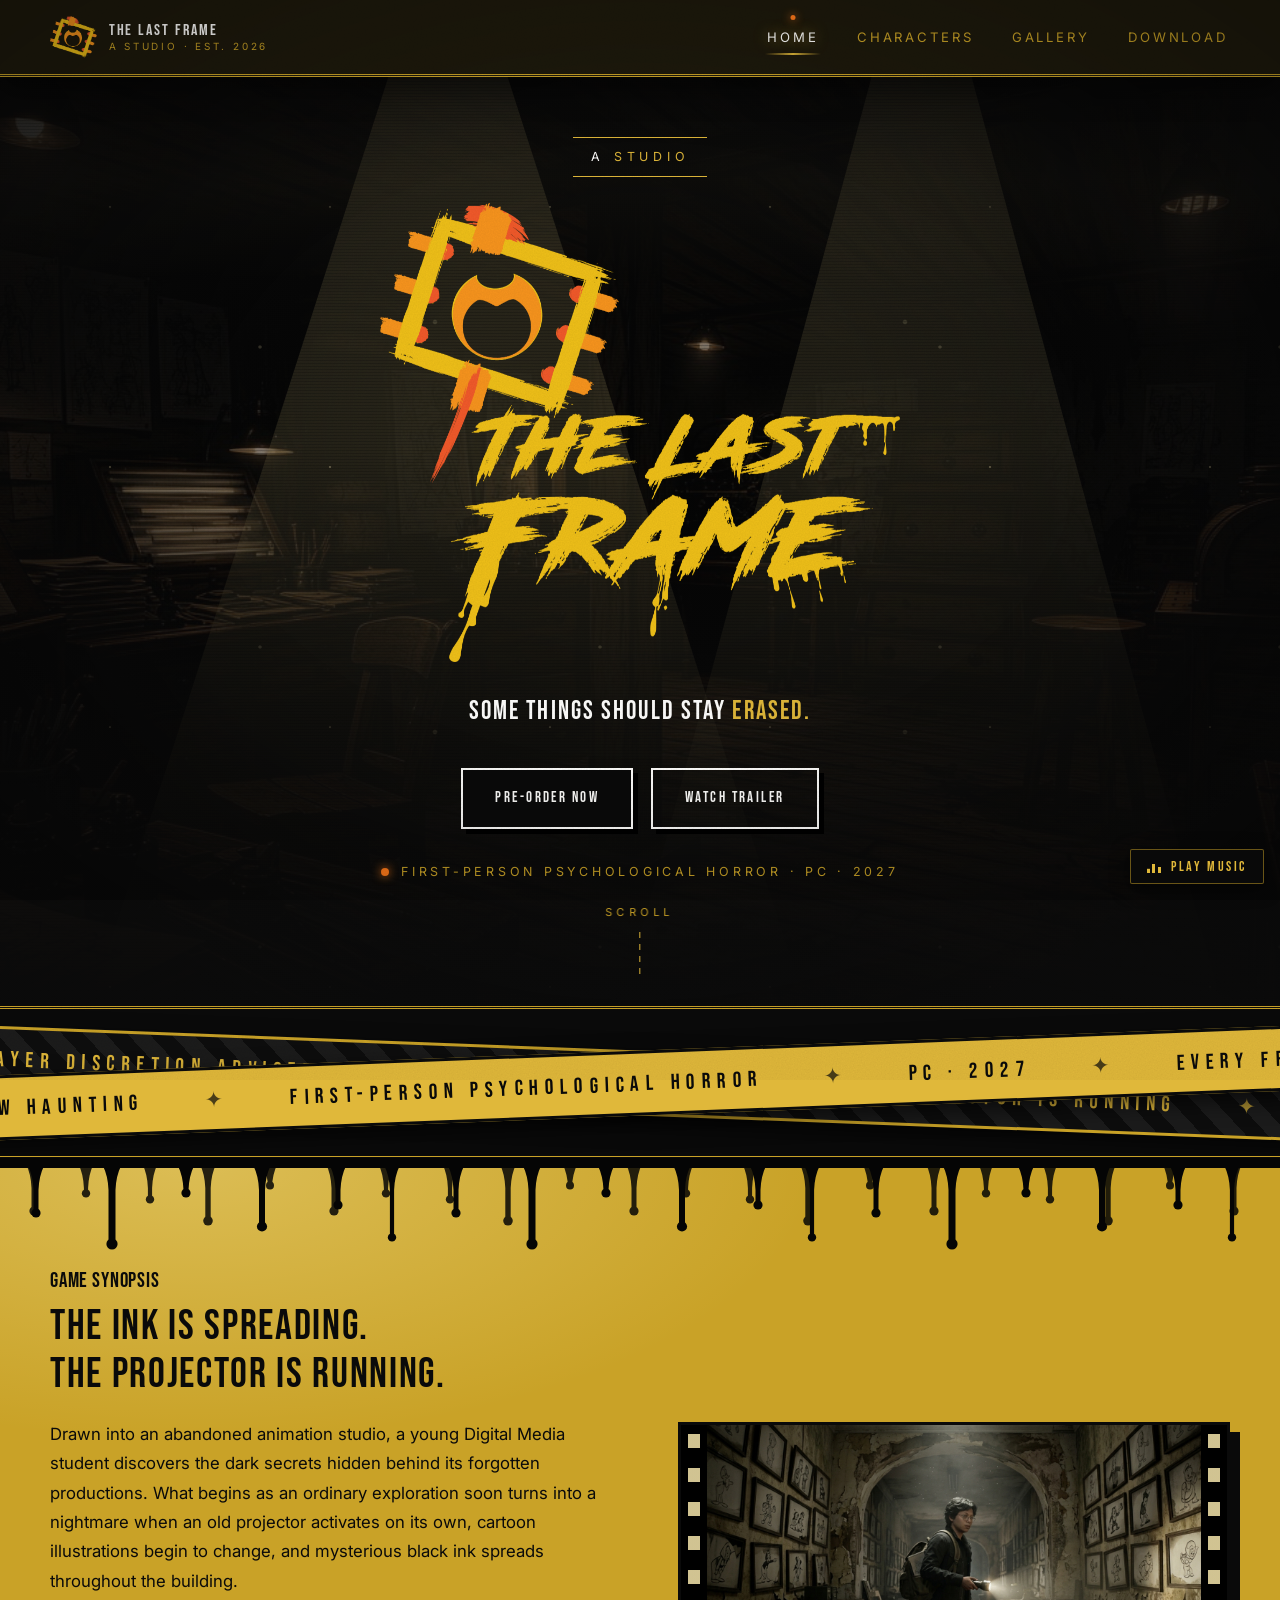
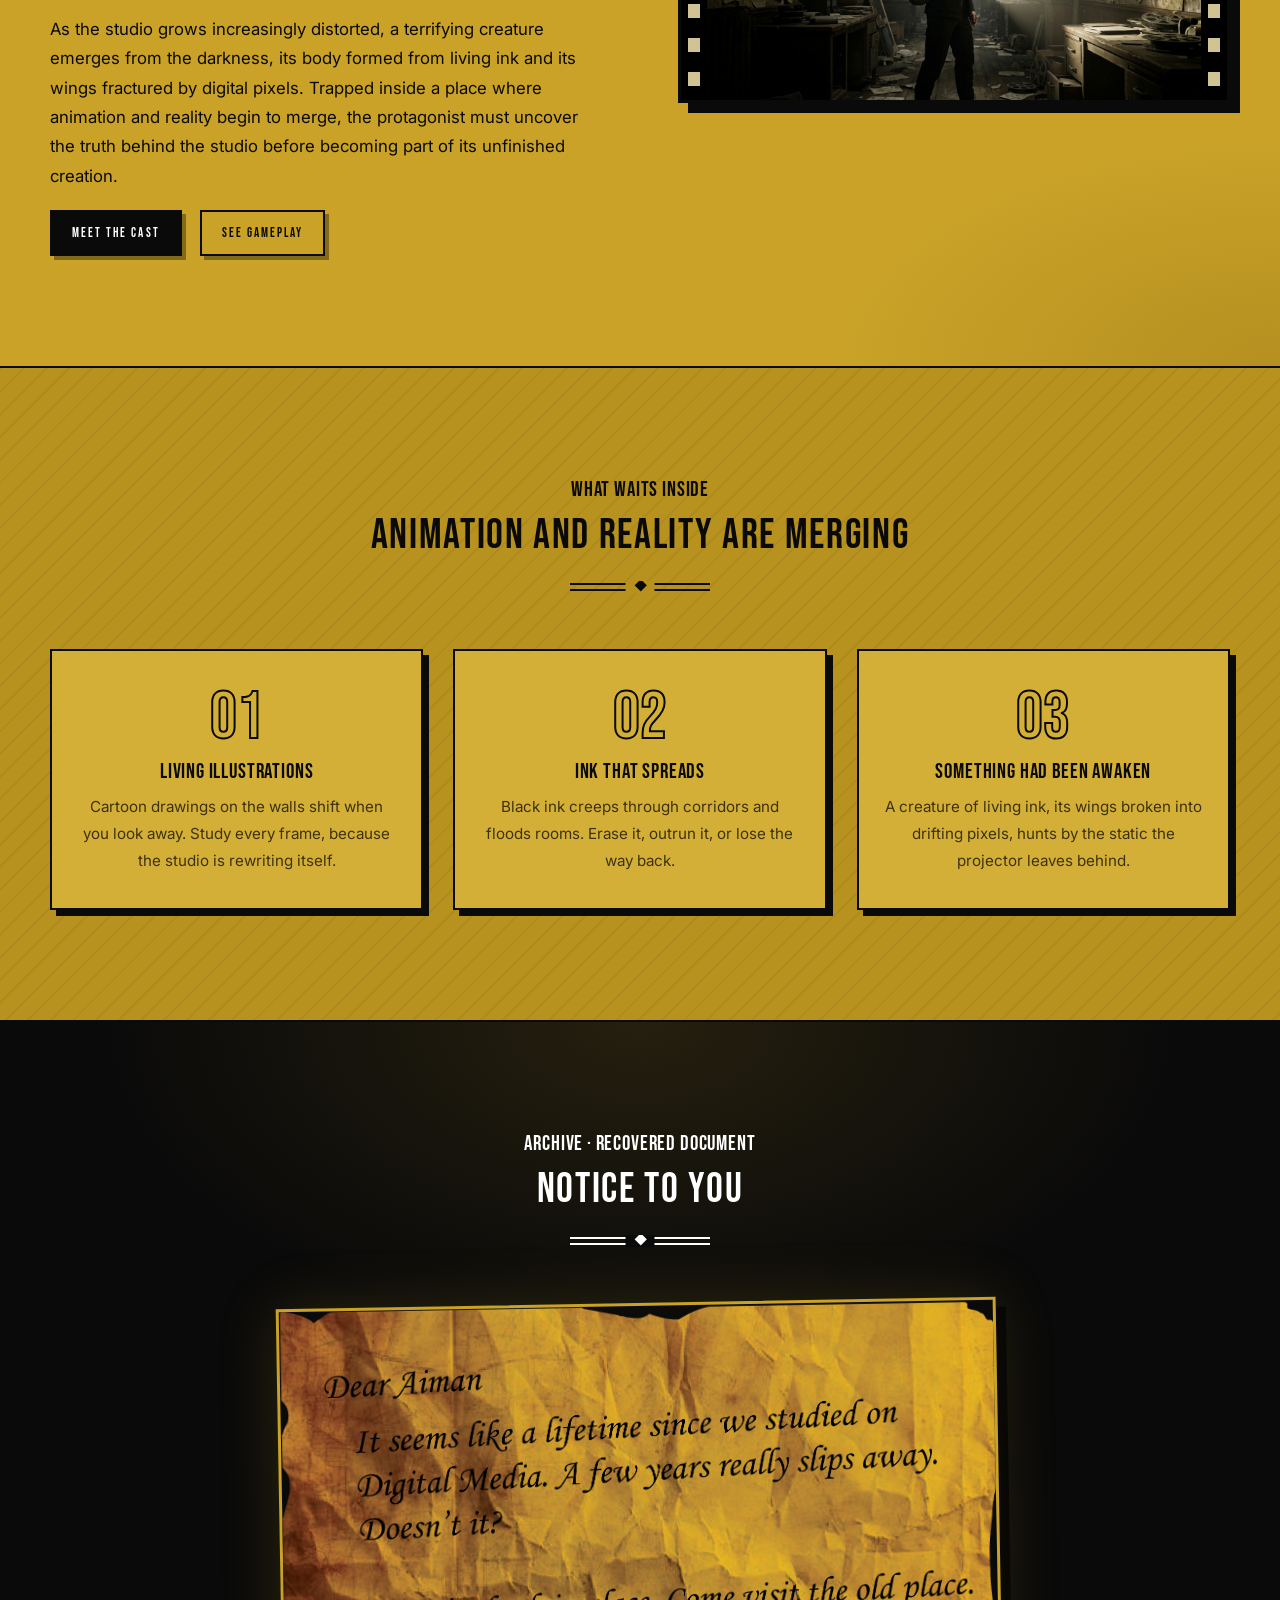
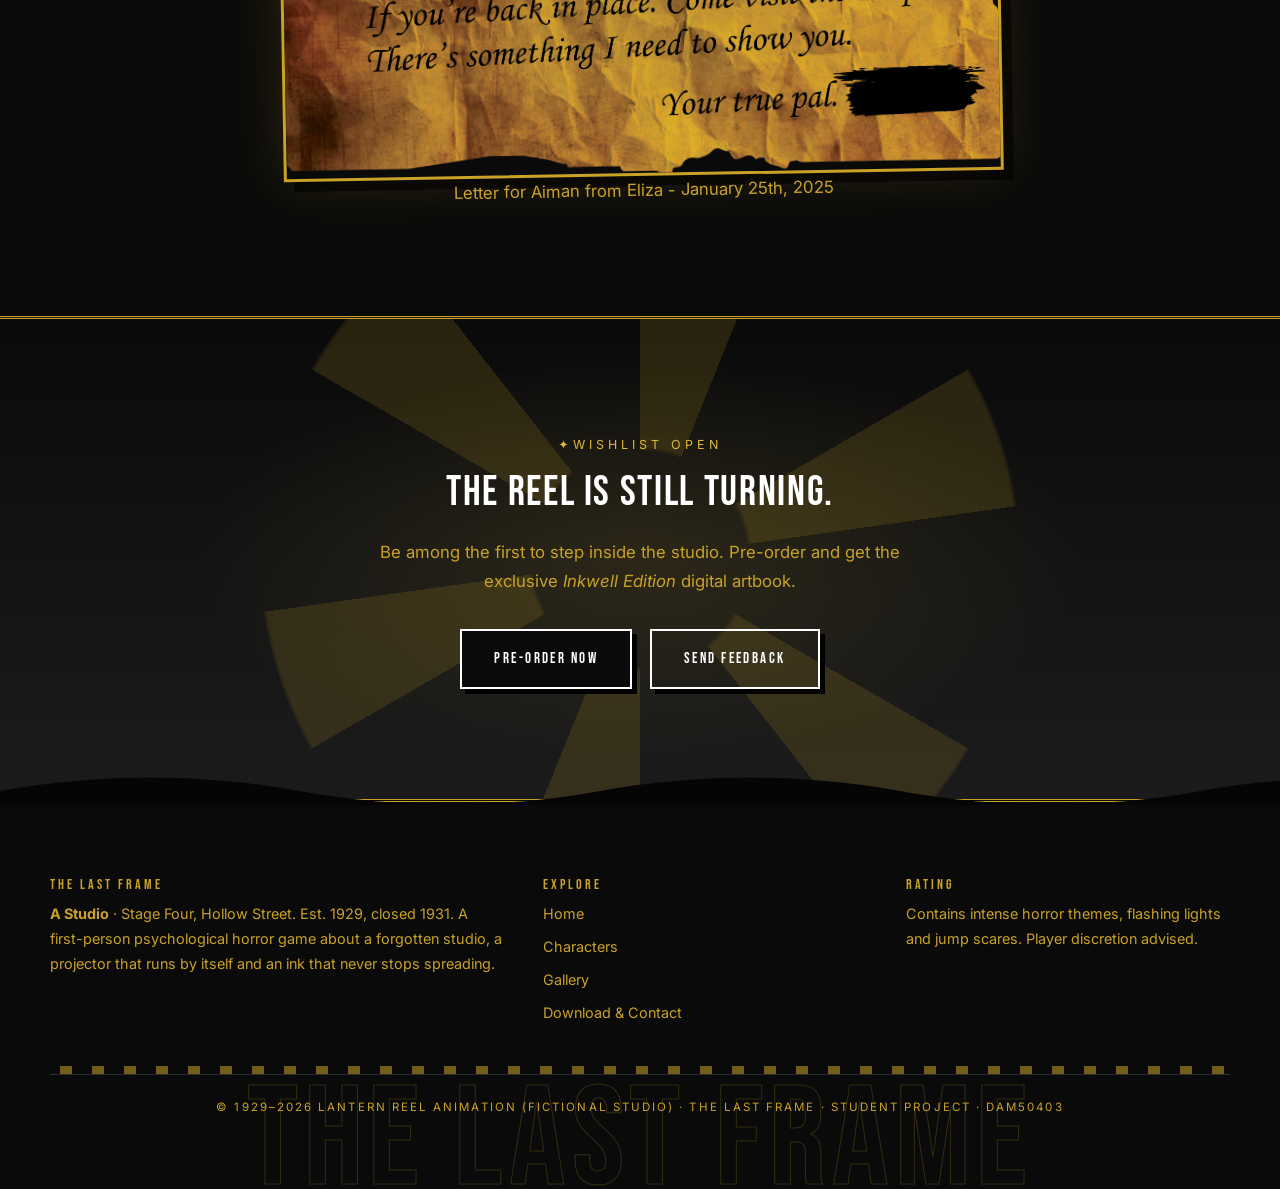
<file: index.html>
<!DOCTYPE html>
<html lang="en">
<head>
  <meta charset="UTF-8">
  <meta name="viewport" content="width=device-width, initial-scale=1">
  <title>The Last Frame — A Psychological Horror Game</title>
  <meta name="description" content="The Last Frame is a first-person psychological horror game set in an abandoned animation studio where black ink spreads, drawings change and a pixel-winged creature hunts in the static.">
  <link rel="icon" href="images/favicon.png" type="image/svg+xml">

  <!-- Bebas Neue (title) + Inter (body) -->
  <link rel="preconnect" href="https://fonts.googleapis.com">
  <link rel="preconnect" href="https://fonts.gstatic.com" crossorigin>
  <link href="https://fonts.googleapis.com/css2?family=Bebas+Neue&family=Inter:wght@400;500;600;700&display=swap" rel="stylesheet">

  <link rel="stylesheet" href="style.css">

</head>
<body>
  <a class="skip" href="#main">Skip to content</a>

  <!-- ===== HEADER (same on all pages) ===== -->
  <header class="site-header">
    <nav class="nav" aria-label="Main navigation">
      <a class="brand" href="index.html"><img src="images/favicon.png" alt="The Last Frame logo"><span>THE LAST FRAME<small>A Studio · Est. 2026</small></span></a>
      <input type="checkbox" id="nav-toggle" class="nav-toggle" aria-label="Toggle menu">
      <label for="nav-toggle" class="nav-burger" aria-hidden="true"><span></span></label>
      <ul class="nav-links">
        <li><a href="index.html" aria-current="page">Home</a></li>
        <li><a href="characters.html">Characters</a></li>
        <li><a href="gallery.html">Gallery</a></li>
        <li><a href="contact.html">Download</a></li>
      </ul>
    </nav>
  </header>

  <main id="main">

    <!-- ===== HERO ===== -->
    <section class="hero" aria-label="Hero">
      <div class="hero-fx" aria-hidden="true"><span class="beam"></span><span class="beam beam--b"></span><span class="dust"></span><span class="scan"></span></div>
      <div class="hero-inner">
        <p class="presents">A <b>Studio</b></p>
        <img class="hero-logo flicker" src="images/logo.png" alt="The Last Frame">
        <p class="hero-tag">Some Things Should Stay <em data-text="Something is still drawing.">Erased.</em></p>
        <div class="btn-row">
          <a class="btn" href="contact.html#download">Pre-Order Now</a>
          <a class="btn btn--ghost" href="gallery.html">Watch Trailer</a>
        </div>
        <p class="hero-meta">First-Person Psychological Horror · PC · 2027</p>
      </div>
      <a class="scroll-cue" href="#synopsis" aria-label="Scroll to synopsis">Scroll</a>
    </section>

    <!-- ===== FILM TAPES (decorative) ===== -->
    <div class="tapes" aria-hidden="true">
      <div class="tape tape--a"><div class="tape-track"><span>Now Haunting</span><span>First-Person Psychological Horror</span><span>PC · 2027</span><span>Every Frame Hand-Drawn</span></div><div class="tape-track"><span>Now Haunting</span><span>First-Person Psychological Horror</span><span>PC · 2027</span><span>Every Frame Hand-Drawn</span></div></div>
      <div class="tape tape--b"><div class="tape-track"><span>Player Discretion Advised</span><span>Do Not Look Away</span><span>The Projector Is Running</span><span>The Ink Is Spreading</span></div><div class="tape-track"><span>Player Discretion Advised</span><span>Do Not Look Away</span><span>The Projector Is Running</span><span>The Ink Is Spreading</span></div></div>
    </div>

    <!-- ===== SYNOPSIS ===== -->
    <section class="section" id="synopsis">
      <div class="container split">
        <div>
          <h3>Game Synopsis</h3>
          <h2>The ink is spreading.<br>The projector is running.</h2>
          <p>Drawn into an abandoned animation studio, a young Digital Media student discovers the dark secrets hidden behind its forgotten productions. What begins as an ordinary exploration soon turns into a nightmare when an old projector activates on its own, cartoon illustrations begin to change, and mysterious black ink spreads throughout the building.</p>
          <p>As the studio grows increasingly distorted, a terrifying creature emerges from the darkness, its body formed from living ink and its wings fractured by digital pixels. Trapped inside a place where animation and reality begin to merge, the protagonist must uncover the truth behind the studio before becoming part of its unfinished creation.</p>
          <div class="btn-row">
            <a class="btn btn--sm" href="characters.html">Meet the Cast</a>
            <a class="btn btn--sm btn--ghost" href="gallery.html">See Gameplay</a>
          </div>
        </div>
        <figure class="frame-img" style="margin:0">
          <img src="images/shot-1.jpg" alt="A student walks down a corridor dripping with black ink toward a red glowing door" width="1280" height="720">
        </figure>
      </div>
    </section>

    <!-- ===== CORE FEATURES ===== -->
    <section class="section section--alt" aria-labelledby="feat-title">
      <div class="container">
        <div class="section-head">
          <h3>What Waits Inside</h3>
          <h2 id="feat-title">Animation and reality are merging</h2>
          <hr class="rule">
        </div>
        <div class="grid grid--3">
          <article class="card feature">
            <span class="num">01</span>
            <h3>Living Illustrations</h3>
            <p>Cartoon drawings on the walls shift when you look away. Study every frame, because the studio is rewriting itself.</p>
          </article>
          <article class="card feature">
            <span class="num">02</span>
            <h3>Ink That Spreads</h3>
            <p>Black ink creeps through corridors and floods rooms. Erase it, outrun it, or lose the way back.</p>
          </article>
          <article class="card feature">
            <span class="num">03</span>
            <h3>Something had been awaken</h3>
            <p>A creature of living ink, its wings broken into drifting pixels, hunts by the static the projector leaves behind.</p>
          </article>
        </div>
      </div>
    </section>

    <!-- ===== STUDIO MEMO (IMAGE VERSION) ===== -->
    <section class="section section--dark">
      <div class="container">
        <div class="section-head">
          <h3>Archive · Recovered Document</h3>
          <h2>Notice to you</h2>
          <hr class="rule">
        </div>

        <figure class="memo-image">
          <img 
            src="images/studio-memo.jpg" 
            alt="Internal memo from Lantern Reel Animation Studios dated October 14th, 1931 regarding Projector Room B and Reel No. 9"
            width="2100"
            height="900"
          >
          <figcaption>
            Letter for Aiman from Eliza - January 25th, 2025
          </figcaption>
        </figure>
      </div>
    </section>

    <!-- ===== CTA ===== -->
    <section class="section cta-band">
      <div class="container">
        <span class="eyebrow">Wishlist Open</span>
        <h2>The reel is still turning.</h2>
        <p style="color:var(--muted);max-width:560px;margin:0 auto 32px">Be among the first to step inside the studio. Pre-order and get the exclusive <em>Inkwell Edition</em> digital artbook.</p>
        <div class="btn-row">
          <a class="btn" href="contact.html#download">Pre-Order Now</a>
          <a class="btn btn--ghost" href="contact.html#feedback">Send Feedback</a>
        </div>
      </div>
    </section>
  </main>

<!-- ===== FOOTER ===== -->
  <footer class="site-footer">
    <div class="container footer-grid">
      <div>
        <h4>The Last Frame</h4>
        <p><strong>A Studio</strong> · Stage Four, Hollow Street. Est. 1929, closed 1931. A first-person psychological horror game about a forgotten studio, a projector that runs by itself and an ink that never stops spreading.</p>
      </div>
      <div>
        <h4>Explore</h4>
        <ul>
          <li><a href="index.html">Home</a></li>
          <li><a href="characters.html">Characters</a></li>
          <li><a href="gallery.html">Gallery</a></li>
          <li><a href="contact.html">Download &amp; Contact</a></li>
        </ul>
      </div>
      <div>
        <h4>Rating</h4>
        <p>Contains intense horror themes, flashing lights and jump scares. Player discretion advised.</p>
      </div>
    </div>
    <div class="container footer-bottom">© 1929–2026 Lantern Reel Animation (fictional studio) · The Last Frame · Student Project · DAM50403</div>
  </footer>
  <script src="js/music.js" defer></script>
</body>
</html>
</file>
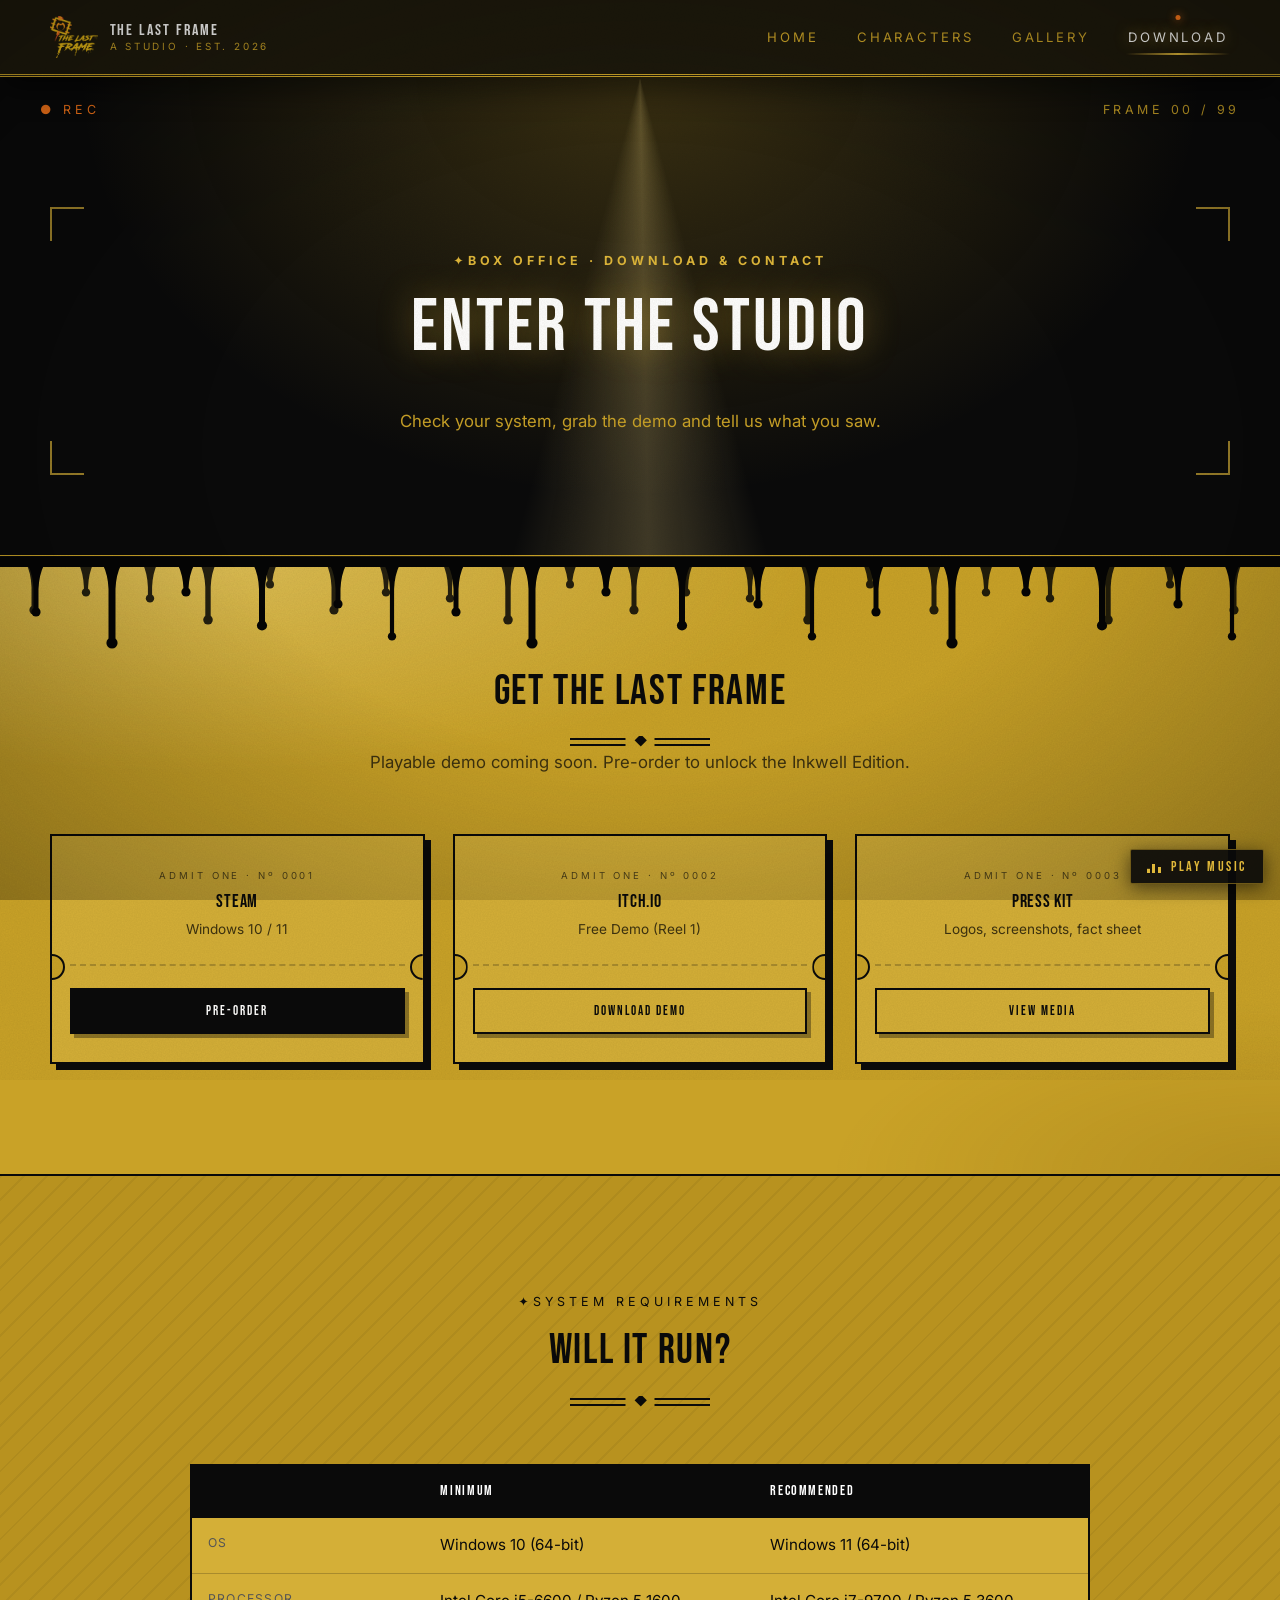
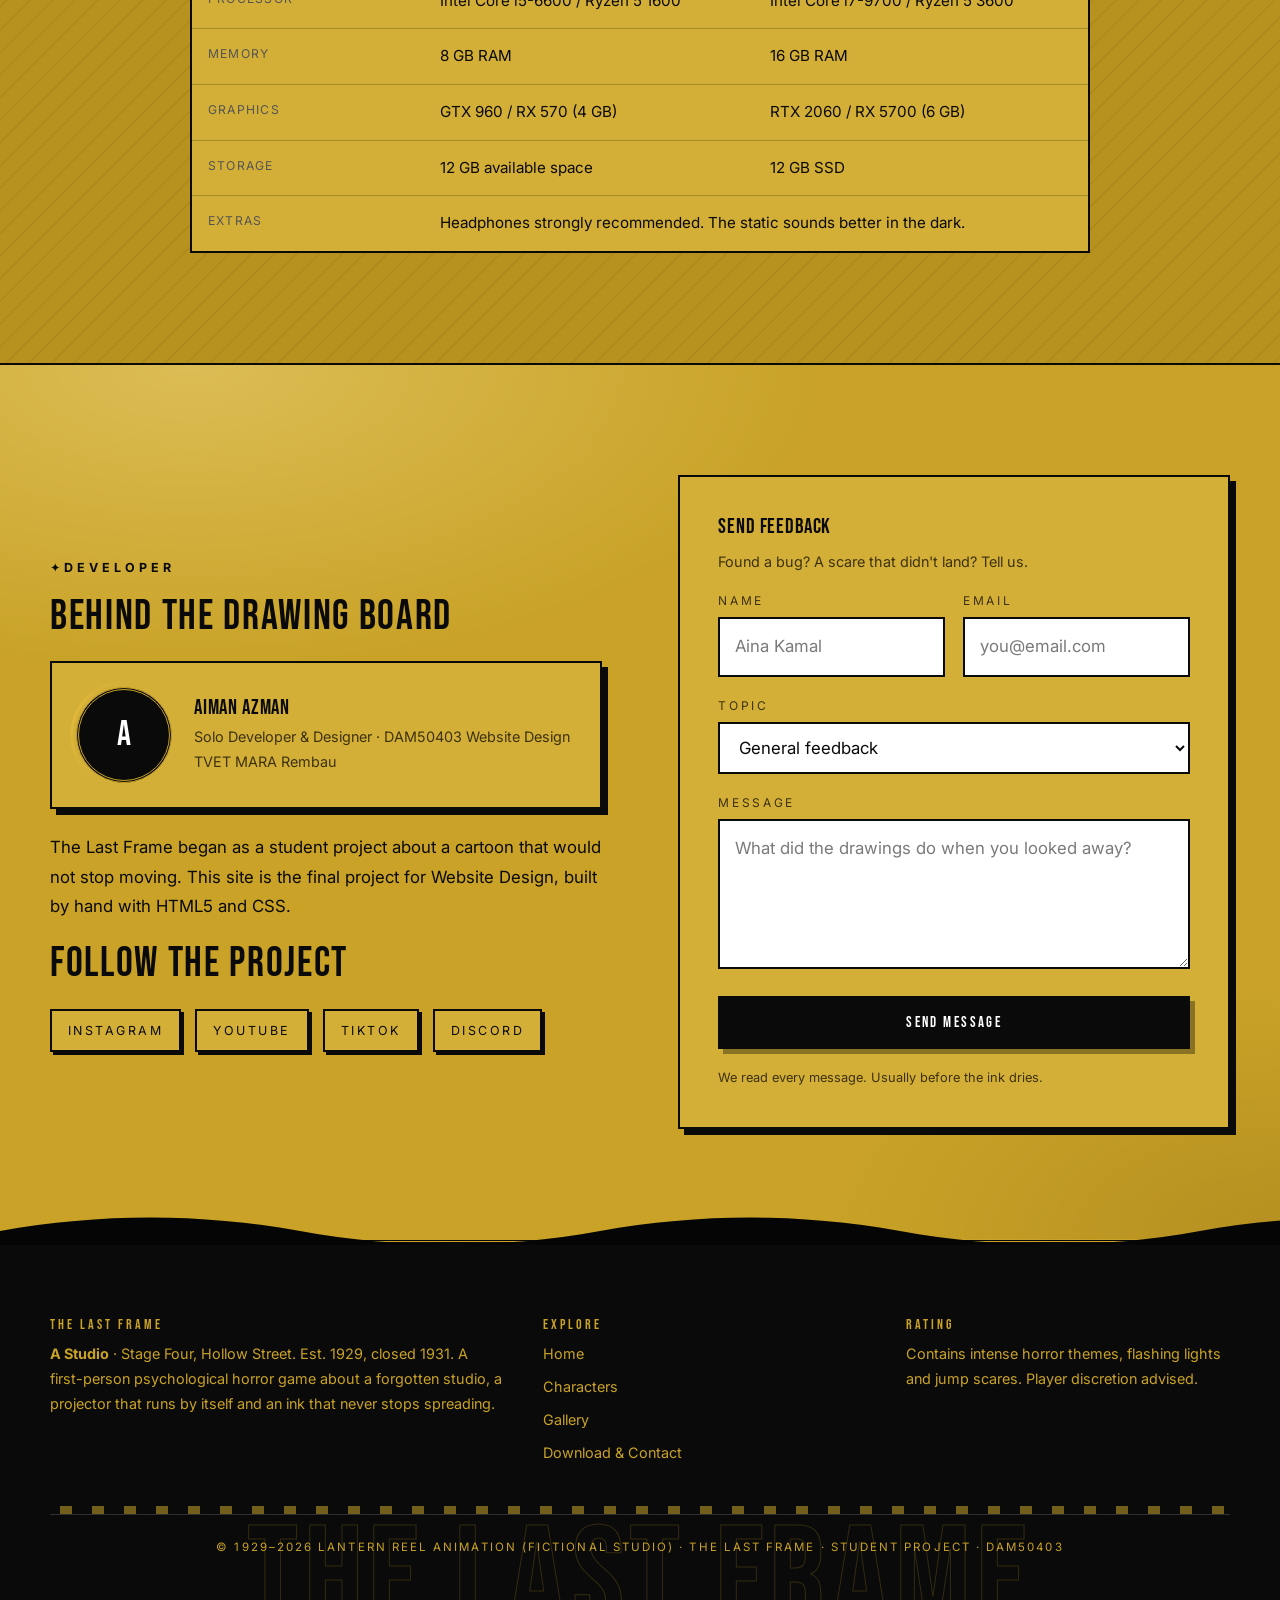
<file: contact.html>
<!DOCTYPE html>
<html lang="en">
<head>
  <meta charset="UTF-8">
  <meta name="viewport" content="width=device-width, initial-scale=1">
  <title>Download &amp; Contact — The Last Frame</title>
  <meta name="description" content="System requirements, developer profile, social links and a feedback form for The Last Frame.">
  <link rel="icon" href="images/favicon.png" type="image/svg+xml">
 <!-- Bebas Neue (title) + Inter (body) -->
  <link rel="preconnect" href="https://fonts.googleapis.com">
  <link rel="preconnect" href="https://fonts.gstatic.com" crossorigin>
  <link href="https://fonts.googleapis.com/css2?family=Bebas+Neue&family=Inter:wght@400;500;600;700&display=swap" rel="stylesheet">
  <link rel="stylesheet" href="style.css">
</head>
<body>
  <a class="skip" href="#main">Skip to content</a>

  <!-- ===== HEADER (same on all pages) ===== -->
  <header class="site-header">
    <nav class="nav" aria-label="Main navigation">
      <a class="brand" href="index.html"><img src="images/logo.png" alt="The Last Frame logo"><span>THE LAST FRAME<small>A Studio · Est. 2026</small></span></a>
      <input type="checkbox" id="nav-toggle" class="nav-toggle" aria-label="Toggle menu">
      <label for="nav-toggle" class="nav-burger" aria-hidden="true"><span></span></label>
      <ul class="nav-links">
        <li><a href="index.html">Home</a></li>
        <li><a href="characters.html">Characters</a></li>
        <li><a href="gallery.html">Gallery</a></li>
        <li><a href="contact.html" aria-current="page">Download</a></li>
      </ul>
    </nav>
  </header>

  <main id="main">

    <section class="page-banner">
      <div class="container">
        <span class="eyebrow"><strong>Box Office · Download &amp; Contact</strong></span>
        <h1>Enter the Studio</h1>
        <p>Check your system, grab the demo and tell us what you saw.</p>
      </div>
    </section>

    <!-- ===== DOWNLOAD ===== -->
    <section class="section" id="download" aria-labelledby="dl-title">
      <div class="container">
        <div class="section-head">
          <h2 id="dl-title">Get The Last Frame</h2>
          <hr class="rule">
          <p>Playable demo coming soon. Pre-order to unlock the Inkwell Edition.</p>
        </div>

        <div class="platforms">
          <article class="card platform"><h3>Steam</h3><p>Windows 10 / 11</p><a class="btn btn--sm" href="#download">Pre-Order</a></article>
          <article class="card platform"><h3>itch.io</h3><p>Free Demo (Reel 1)</p><a class="btn btn--sm btn--ghost" href="#download">Download Demo</a></article>
          <article class="card platform"><h3>Press Kit</h3><p>Logos, screenshots, fact sheet</p><a class="btn btn--sm btn--ghost" href="gallery.html">View Media</a></article>
        </div>
      </div>
    </section>

    <!-- ===== SYSTEM REQUIREMENTS ===== -->
    <section class="section section--alt" aria-labelledby="spec-title">
      <div class="container" style="max-width:900px">
        <div class="section-head">
          <span class="eyebrow">System Requirements</span>
          <h2 id="spec-title">Will It Run?</h2>
          <hr class="rule">
        </div>
        <div style="overflow-x:auto">
          <table class="spec-table">
            <thead><tr><th></th><th>Minimum</th><th>Recommended</th></tr></thead>
            <tbody>
              <tr><th scope="row">OS</th><td>Windows 10 (64-bit)</td><td>Windows 11 (64-bit)</td></tr>
              <tr><th scope="row">Processor</th><td>Intel Core i5-6600 / Ryzen 5 1600</td><td>Intel Core i7-9700 / Ryzen 5 3600</td></tr>
              <tr><th scope="row">Memory</th><td>8 GB RAM</td><td>16 GB RAM</td></tr>
              <tr><th scope="row">Graphics</th><td>GTX 960 / RX 570 (4 GB)</td><td>RTX 2060 / RX 5700 (6 GB)</td></tr>
              <tr><th scope="row">Storage</th><td>12 GB available space</td><td>12 GB SSD</td></tr>
              <tr><th scope="row">Extras</th><td colspan="2">Headphones strongly recommended. The static sounds better in the dark.</td></tr>
            </tbody>
          </table>
        </div>
      </div>
    </section>

    <!-- ===== DEVELOPER + SOCIAL ===== -->
    <section class="section" aria-labelledby="dev-title">
      <div class="container split">
        <div>
          <span class="eyebrow"><strong>Developer</strong></span>
          <h2 id="dev-title">Behind the Drawing Board</h2>
          <div class="dev-card card" style="padding:24px;margin-bottom:24px">
            <div class="dev-avatar" aria-hidden="true">A</div>
            <div>
              <h3 style="margin-bottom:4px"><!-- TUKAR NAMA --> Aiman Azman</h3>
              <p style="margin:0;color:var(--muted);font-size:.9rem">Solo Developer &amp; Designer · DAM50403 Website Design<br><!-- TUKAR INSTITUSI --> TVET MARA Rembau</p>
            </div>
          </div>
          <p>The Last Frame began as a student project about a cartoon that would not stop moving. This site is the final project for Website Design, built by hand with HTML5 and CSS.</p>

          <h2>Follow the Project</h2>
<ul class="socials">
  <!-- Gantikan tanda # dengan pautan sebenar anda -->
  <li><a href="https://www.instagram.com/vergilsparda2501?mdxt=aThha2xoZnN6cTJh" target="_blank" rel="noopener">Instagram</a></li>
  <li><a href="http://www.youtube.com/@AimanAzman-w4o" target="_blank" rel="noopener">YouTube</a></li>
  <li><a href="http://tiktok.com/@ink_demon2501" target="_blank" rel="noopener">TikTok</a></li>
  <li><a href="https://discord.gg/Fyavgvj7" target="_blank" rel="noopener">Discord</a></li>
</ul>
        </div>

        <!-- ===== FEEDBACK FORM ===== -->
        <div class="card" id="feedback" style="padding:clamp(22px,4vw,38px)">
          <h3>Send Feedback</h3>
          <p style="color:var(--muted);font-size:.9rem">Found a bug? A scare that didn't land? Tell us.</p>
          <!-- data-netlify: borang ini akan berfungsi automatik bila di-deploy di Netlify -->
          <form name="feedback" method="POST" data-netlify="true" netlify-honeypot="bot-field">
            <input type="hidden" name="form-name" value="feedback">
            <p hidden><label>Don't fill this out: <input name="bot-field"></label></p>
            <div class="form-row">
              <div><label for="name">Name</label><input id="name" name="name" type="text" placeholder="Aina Kamal" required></div>
              <div><label for="email">Email</label><input id="email" name="email" type="email" placeholder="you@email.com" required></div>
            </div>
            <div>
              <label for="topic">Topic</label>
              <select id="topic" name="topic">
                <option>General feedback</option>
                <option>Bug report</option>
                <option>Press / collaboration</option>
                <option>Pre-order question</option>
              </select>
            </div>
            <div><label for="message">Message</label><textarea id="message" name="message" placeholder="What did the drawings do when you looked away?" required></textarea></div>
            <button class="btn" type="submit">Send Message</button>
            <p class="form-note">We read every message. Usually before the ink dries.</p>
          </form>
        </div>
      </div>
    </section>
  </main>

  <!-- ===== FOOTER (same on all pages) ===== -->
  <footer class="site-footer">
    <div class="container footer-grid">
      <div>
        <h4>The Last Frame</h4>
        <p><strong>A Studio</strong> · Stage Four, Hollow Street. Est. 1929, closed 1931. A first-person psychological horror game about a forgotten studio, a projector that runs by itself and an ink that never stops spreading.</p>
      </div>
      <div>
        <h4>Explore</h4>
        <ul>
          <li><a href="index.html">Home</a></li>
          <li><a href="characters.html">Characters</a></li>
          <li><a href="gallery.html">Gallery</a></li>
          <li><a href="contact.html">Download &amp; Contact</a></li>
        </ul>
      </div>
      <div>
        <h4>Rating</h4>
        <p>Contains intense horror themes, flashing lights and jump scares. Player discretion advised.</p>
      </div>
    </div>
    <div class="container footer-bottom">© 1929–2026 Lantern Reel Animation (fictional studio) · The Last Frame · Student Project · DAM50403</div>
  </footer>
  <script src="js/music.js" defer></script>
</body>
</html>
</file>
<file: style.css>
/* =========================================================
   THE LAST FRAME — Master Stylesheet  ·  v2 "Overload"
   Colour system: Gold / Black / White  (+ projector orange)
   Text automatically adapts to background.

   Effects are CSS-only. Scroll-driven reveals live inside
   @supports (animation-timeline: view()) so browsers without
   it simply show everything, un-animated.
   ========================================================= */

/* ---------- registered props (animatable counters / angles) ---------- */
@property --frame { syntax: '<integer>'; inherits: false; initial-value: 0; }
@property --ang   { syntax: '<angle>';   inherits: false; initial-value: 165deg; }

:root {
  /* ===== COLOUR SYSTEM ===== */
  --black: #0a0a0a;
  --black-2: #161616;
  --ink: #050505;
  --gold: #c9a227;
  --gold-2: #b8921f;
  --gold-3: #d4af37;
  --gold-hot: #e0b83a;
  --orange: #ff7a1a;
  --white: #ffffff;

  /* Default (light / gold sections) */
  --bg: var(--gold);
  --fg: var(--black);           /* teks hitam di atas emas */
  --muted: #3d320f;
  --card: var(--gold-3);
  --edge: var(--black);
  --shade: var(--black);
  --line: rgba(10, 10, 10, 0.22);
  --eyebrow: var(--black);

  --font-head: "Bebas Neue", "Limelight", system-ui, sans-serif;
  --font-body: "Inter", system-ui, -apple-system, sans-serif;

  --ease: cubic-bezier(.22, .9, .24, 1);
  --max: 1180px;
  --gutter: clamp(18px, 4vw, 40px);
}

/* ===== Dark sections (header, hero, footer, memo, dll) ===== */
.site-header,
.hero,
.page-banner,
.cta-band,
.site-footer,
.section--dark,
.lightbox,
.char-modal,
.tapes {
  --bg: var(--black);
  --fg: var(--white);           /* teks putih di atas hitam */
  --muted: #c9a227;
  --card: var(--black-2);
  --edge: #555;
  --shade: #000;
  --line: rgba(255, 255, 255, 0.15);
  --eyebrow: var(--gold-hot);
}

*, *::before, *::after { box-sizing: border-box; }
html {
  scroll-behavior: smooth;
  overflow-x: hidden;
  scrollbar-color: var(--gold) var(--ink);
  scrollbar-width: thin;
}
::selection { background: var(--black); color: var(--gold-hot); }

/* cross-document page transition (hard loads) */
@view-transition { navigation: auto; }

body {
  margin: 0;
  background: var(--bg);
  color: var(--fg);
  font-family: var(--font-body);
  font-size: 1.05rem;
  line-height: 1.75;
  -webkit-font-smoothing: antialiased;
  /* gold pen-nib cursor */
  cursor: url("data:image/svg+xml;utf8,<svg xmlns='http://www.w3.org/2000/svg' width='28' height='28' viewBox='0 0 28 28'><path d='M3 3 L9 23 L12.5 15 L20 12 Z' fill='%23e0b83a' stroke='%230a0a0a' stroke-width='2' stroke-linejoin='round'/></svg>") 3 3, auto;
}
a, button, label[for], select, summary, [onclick] { cursor: pointer; }

/* animated film grain */
body::before {
  content: ""; position: fixed; inset: -20%; pointer-events: none; z-index: 999;
  opacity: 0.12; mix-blend-mode: multiply;
  background-image: url("data:image/svg+xml;utf8,<svg xmlns='http://www.w3.org/2000/svg' width='220' height='220'><filter id='n'><feTurbulence type='fractalNoise' baseFrequency='0.75' numOctaves='3'/><feColorMatrix values='0 0 0 0 .15  0 0 0 0 .12  0 0 0 0 .05  0 0 0 .9 0'/></filter><rect width='220' height='220' filter='url(%23n)'/></svg>");
  animation: grain .9s steps(1) infinite;
}
/* breathing vignette */
body::after {
  content: ""; position: fixed; inset: 0; pointer-events: none; z-index: 998;
  background: radial-gradient(ellipse at center, transparent 48%, rgba(0, 0, 0, 0.28) 100%);
  animation: breathe 7s ease-in-out infinite;
}
@keyframes grain {
  0%   { transform: translate(0, 0); }
  17%  { transform: translate(-3%, 2%); }
  33%  { transform: translate(2%, -4%); }
  50%  { transform: translate(-4%, -1%); }
  67%  { transform: translate(3%, 3%); }
  83%  { transform: translate(-1%, 4%); }
  100% { transform: translate(0, 0); }
}
@keyframes breathe { 0%, 100% { opacity: .7; } 50% { opacity: 1; } }

/* scroll progress bar (top of viewport) */
html::before {
  content: ""; position: fixed; z-index: 1100; top: 0; left: 0; right: 0; height: 3px;
  background: linear-gradient(90deg, var(--gold-hot), #fff 50%, var(--orange));
  transform-origin: 0 50%; transform: scaleX(0);
  box-shadow: 0 0 12px rgba(255, 190, 60, .8);
  pointer-events: none;
}
@supports (animation-timeline: scroll()) {
  html::before { animation: progress linear both; animation-timeline: scroll(root); }
}
@keyframes progress { to { transform: scaleX(1); } }

/* anchored sections stop below the sticky header */
main [id] { scroll-margin-top: 92px; }

img { max-width: 100%; height: auto; display: block; }
a { color: inherit; }

h1, h2, h3, h4 {
  font-family: var(--font-head);
  font-weight: 400;
  line-height: 1.15;
  letter-spacing: 0.04em;
  margin: 0 0 0.5em;
  color: var(--fg);
}
h1 { font-size: clamp(2.3rem, 6.5vw, 4.6rem); }
h2 { font-size: clamp(1.7rem, 4vw, 2.6rem); }
h3 { font-size: 1.3rem; }
p { margin: 0 0 1.1em; color: var(--fg); }

.container { width: min(100% - var(--gutter) * 2, var(--max)); margin-inline: auto; }

.section {
  position: relative;
  overflow-x: clip;               /* scaled/rotated decorations never widen the page */
  padding: clamp(56px, 9vw, 110px) 0;
  background:
    radial-gradient(ellipse 70% 50% at 15% 0%, rgba(255, 240, 170, .35), transparent 70%),
    radial-gradient(ellipse 50% 40% at 100% 100%, rgba(90, 60, 0, .18), transparent 70%),
    var(--bg);
  color: var(--fg);
}
.section--alt {
  background:
    repeating-linear-gradient(135deg, rgba(0, 0, 0, .05) 0 2px, transparent 2px 16px),
    var(--gold-2);
  border-block: 2px solid var(--black);
}
.section--dark {
  background:
    radial-gradient(ellipse 60% 50% at 50% 0%, rgba(201, 162, 39, .14), transparent 70%),
    var(--bg);
}

.eyebrow {
  display: inline-block;
  font-size: 0.78rem;
  letter-spacing: 0.32em;
  text-transform: uppercase;
  color: var(--eyebrow);
  margin-bottom: 14px;
}
.eyebrow::before {
  content: "✦ ";
  display: inline-block;
  animation: spin 9s linear infinite;
}
@keyframes spin { to { transform: rotate(360deg); } }

.section-head { text-align: center; max-width: 720px; margin: 0 auto 56px; }
.section-head p { color: var(--muted); }

/* art-deco divider */
.rule {
  width: 140px; height: 12px; border: 0; margin: 18px auto 0;
  background:
    linear-gradient(var(--fg), var(--fg)) center 2px / 100% 2px no-repeat,
    linear-gradient(var(--fg), var(--fg)) center 8px / 100% 2px no-repeat;
  position: relative;
}
.rule::after {
  content: "◆";
  position: absolute; left: 50%; top: 50%;
  transform: translate(-50%, -52%);
  color: var(--fg);
  background: var(--bg);
  padding: 0 8px;
  font-size: .8rem;
  line-height: 1;
  animation: diamond 3.2s ease-in-out infinite;
}
@keyframes diamond {
  0%, 100% { transform: translate(-50%, -52%) rotate(0) scale(1); }
  50%      { transform: translate(-50%, -52%) rotate(180deg) scale(1.35); }
}
.section--alt .rule::after { background: var(--gold-2); }

.skip {
  position: absolute; left: -999px; top: 0;
  background: var(--black); color: var(--white);
  padding: 10px 16px; z-index: 2000;
}
.skip:focus { left: 10px; top: 10px; }

/* =========================================================
   HEADER / NAV
   ========================================================= */
.site-header {
  position: sticky; top: 0; z-index: 100;
  background: rgba(10, 10, 10, .9);
  -webkit-backdrop-filter: blur(8px); backdrop-filter: blur(8px);
  color: var(--fg);
  border-bottom: 3px double var(--gold);
  box-shadow: 0 12px 30px rgba(0, 0, 0, .45);
  view-transition-name: site-header;
}
.nav {
  display: flex; align-items: center; justify-content: space-between;
  min-height: 74px;
  width: min(100% - var(--gutter) * 2, var(--max));
  margin-inline: auto;
}
.brand { display: flex; align-items: center; gap: 12px; text-decoration: none; }
.brand img { height: 42px; width: auto; transition: transform .4s var(--ease), filter .4s; animation: flicker 9s infinite; }
.brand:hover img { transform: rotate(-8deg) scale(1.12); filter: drop-shadow(0 0 10px rgba(224, 184, 58, .8)); }
.brand span {
  font-family: var(--font-head);
  letter-spacing: 0.12em;
  font-size: 1rem;
  line-height: 1.1;
  color: var(--fg);
}
.brand small {
  display: block;
  font-family: var(--font-body);
  font-size: .62rem;
  letter-spacing: .28em;
  color: var(--muted);
  text-transform: uppercase;
  margin-top: 2px;
}

.nav-toggle { display: none; }
.nav-burger { display: none; cursor: pointer; padding: 10px; }
.nav-burger span,
.nav-burger span::before,
.nav-burger span::after {
  display: block; width: 26px; height: 2px;
  background: var(--fg);
  position: relative; content: "";
  transition: transform .25s, background .25s;
}
.nav-burger span::before { position: absolute; top: -8px; }
.nav-burger span::after  { position: absolute; top: 8px; }

.nav-links {
  display: flex; gap: clamp(14px, 3vw, 34px);
  list-style: none; margin: 0; padding: 0; align-items: center;
}
.nav-links a {
  position: relative;
  text-decoration: none;
  font-size: 0.82rem;
  letter-spacing: 0.22em;
  text-transform: uppercase;
  padding: 8px 2px;
  border-bottom: 2px solid transparent;
  color: var(--muted);
  transition: color .2s, text-shadow .3s;
}
/* underline draws out from the centre */
.nav-links a::after {
  content: "";
  position: absolute; left: 0; right: 0; bottom: -2px; height: 2px;
  background: linear-gradient(90deg, transparent, var(--gold-hot), transparent);
  transform: scaleX(0);
  transition: transform .35s var(--ease);
}
.nav-links a:hover,
.nav-links a[aria-current="page"] {
  color: var(--fg);
  text-shadow: 0 0 14px rgba(224, 184, 58, .65);
}
.nav-links a:hover::after,
.nav-links a[aria-current="page"]::after { transform: scaleX(1); }
.nav-links a[aria-current="page"]::before {
  content: "";
  position: absolute; left: 50%; top: -6px;
  width: 5px; height: 5px; border-radius: 50%;
  background: var(--orange);
  box-shadow: 0 0 8px var(--orange);
  translate: -50% 0;
  animation: blink 1.6s steps(1) infinite;
}
@keyframes blink { 50% { opacity: 0; } }

/* ---------- Buttons ---------- */
.btn {
  position: relative;
  overflow: hidden;
  isolation: isolate;
  display: inline-block;
  font-family: var(--font-head);
  text-decoration: none;
  text-transform: uppercase;
  letter-spacing: 0.16em;
  font-size: 0.95rem;
  padding: 15px 32px;
  border: 2px solid var(--black);
  background: var(--black);
  color: var(--white);
  cursor: pointer;
  box-shadow: 5px 5px 0 rgba(0,0,0,0.35);
  transition: transform .15s, box-shadow .15s, background .2s, color .2s;
}
/* gold light sweeps across on hover */
.btn::before {
  content: "";
  position: absolute; inset: 0 auto 0 -60%;
  width: 40%;
  background: linear-gradient(100deg, transparent, rgba(255, 230, 140, .55), transparent);
  transform: skewX(-20deg);
  pointer-events: none;
  z-index: -1;
}
.btn:hover::before, .btn:focus-visible::before { animation: sweep .7s var(--ease); }
@keyframes sweep { to { left: 130%; } }
.btn:hover, .btn:focus-visible {
  background: #222;
  transform: translate(-2px, -2px);
  box-shadow: 7px 7px 0 rgba(0,0,0,0.45);
}
.btn:active {
  transform: translate(3px, 3px);
  box-shadow: 2px 2px 0 rgba(0,0,0,0.35);
}
.btn--ghost {
  background: transparent;
  color: var(--fg);
  border-color: var(--fg);
  box-shadow: 5px 5px 0 rgba(0,0,0,.25);
}
.btn--ghost:hover {
  background: var(--fg);
  color: var(--bg);
}
.btn--sm {
  padding: 10px 20px;
  font-size: 0.8rem;
  box-shadow: 4px 4px 0 rgba(0,0,0,0.35);
}
.btn-row { display: flex; flex-wrap: wrap; gap: 18px; }

/* Buttons on dark backgrounds */
.hero .btn,
.cta-band .btn,
.page-banner .btn,
.section--dark .btn {
  border-color: var(--white);
  box-shadow: 5px 5px 0 #000;
}
.hero .btn--ghost,
.cta-band .btn--ghost,
.section--dark .btn--ghost {
  border-color: var(--white);
}
/* primary call-to-action pulses a gold ring */
.hero .btn:not(.btn--ghost),
.cta-band .btn:not(.btn--ghost) { animation: ring 2.6s ease-out infinite; }
.hero .btn:not(.btn--ghost):hover,
.cta-band .btn:not(.btn--ghost):hover { animation: none; }
@keyframes ring {
  0%   { box-shadow: 5px 5px 0 #000, 0 0 0 0 rgba(224, 184, 58, .65); }
  70%  { box-shadow: 5px 5px 0 #000, 0 0 0 20px rgba(224, 184, 58, 0); }
  100% { box-shadow: 5px 5px 0 #000, 0 0 0 0 rgba(224, 184, 58, 0); }
}

a:focus-visible,
button:focus-visible,
input:focus-visible,
select:focus-visible,
textarea:focus-visible {
  outline: 3px solid var(--gold-hot);
  outline-offset: 3px;
}

/* =========================================================
   HERO
   ========================================================= */
.hero {
  position: relative;
  isolation: isolate;
  min-height: min(94vh, 900px);
  display: grid;
  place-items: center;
  text-align: center;
  background: var(--black);
  color: var(--fg);
  overflow: hidden;
  border-bottom: 3px double var(--gold);
}
/* slow ken-burns on the key art */
.hero::before {
  content: "";
  position: absolute; inset: -6%;
  z-index: 0;
  background: url("images/hero-banner.jpg") center / cover no-repeat;
  animation: kenburns 26s ease-in-out infinite alternate;
}
@keyframes kenburns {
  from { transform: scale(1.02) translate(0, 0); }
  to   { transform: scale(1.16) translate(-2%, 1.5%); }
}
.hero::after {
  content: "";
  position: absolute; inset: 0;
  z-index: 2;
  background:
    radial-gradient(ellipse at 50% 38%, transparent 25%, rgba(10,10,10,.55) 80%),
    linear-gradient(180deg, rgba(10,10,10,.75) 0%, rgba(10,10,10,.4) 40%, rgba(10,10,10,.96) 100%);
}

/* projector atmosphere (markup: <div class="hero-fx">) */
.hero-fx { position: absolute; inset: 0; z-index: 1; pointer-events: none; overflow: hidden; }
.beam {
  position: absolute; top: -12%; left: 4%;
  width: 62%; height: 125%;
  background: linear-gradient(180deg, rgba(255, 232, 150, .42), rgba(255, 232, 150, .05) 80%, transparent);
  clip-path: polygon(47% 0, 53% 0, 100% 100%, 0 100%);
  filter: blur(9px);
  mix-blend-mode: screen;
  transform-origin: 50% 0;
  animation: beam-sway 11s ease-in-out infinite alternate, beam-flicker 3.4s steps(1) infinite;
}
.beam--b {
  left: auto; right: 2%;
  width: 52%;
  opacity: .8;
  animation-duration: 14s, 4.1s;
  animation-direction: alternate-reverse, normal;
}
@keyframes beam-sway { from { rotate: -9deg; } to { rotate: 8deg; } }
@keyframes beam-flicker {
  0%, 100% { opacity: 1; } 12% { opacity: .55; } 14% { opacity: 1; }
  47% { opacity: .75; } 49% { opacity: 1; } 81% { opacity: .5; } 83% { opacity: .95; }
}
.dust {
  position: absolute; inset: 0;
  background-image:
    radial-gradient(circle, rgba(255, 238, 180, .95) 0 1px, transparent 1.6px),
    radial-gradient(circle, rgba(255, 238, 180, .7) 0 1.2px, transparent 2.2px),
    radial-gradient(circle, rgba(255, 238, 180, .55) 0 1.6px, transparent 2.8px);
  background-size: 220px 260px, 340px 300px, 470px 410px;
  background-position: 0 0, 90px 120px, 200px 40px;
  opacity: .6;
  animation: dust 30s linear infinite;
}
@keyframes dust {
  to { background-position: 0 -260px, 90px -180px, 200px -370px; }
}
.scan {
  position: absolute; inset: 0;
  background: repeating-linear-gradient(0deg, rgba(0, 0, 0, .22) 0 1px, transparent 1px 3px);
  mix-blend-mode: multiply;
}
.scan::after {
  content: "";
  position: absolute; left: 0; right: 0; height: 22%;
  background: linear-gradient(180deg, transparent, rgba(255, 230, 150, .07), transparent);
  animation: scanbar 7s linear infinite;
}
@keyframes scanbar { from { top: -25%; } to { top: 110%; } }

.hero-inner {
  position: relative; z-index: 3;
  padding: 60px var(--gutter) 110px;
  max-width: 860px;
}
.hero-inner > * { animation: rise 1s var(--ease) both; }
.hero-inner > :nth-child(2) { animation-delay: .15s; }
.hero-inner > :nth-child(3) { animation-delay: .3s; }
.hero-inner > :nth-child(4) { animation-delay: .45s; }
.hero-inner > :nth-child(5) { animation-delay: .6s; }
@keyframes rise {
  from { opacity: 0; transform: translateY(34px); filter: blur(8px); }
  to   { opacity: 1; transform: none; filter: blur(0); }
}
.presents {
  display: inline-block;
  font-size: .78rem;
  letter-spacing: .38em;
  text-transform: uppercase;
  color: var(--fg);
  border-block: 1px solid var(--gold-hot);
  padding: 8px 18px;
  margin-bottom: 26px;
}
.presents b { color: var(--gold-hot); font-weight: 400; }
.hero-logo {
  width: min(86%, 520px);
  margin: 0 auto 26px;
  filter: drop-shadow(0 0 22px rgba(0,0,0,.9));
}
.hero-logo.flicker {
  animation: rise 1s var(--ease) .1s both, flicker 6s 1.2s infinite, logo-glitch 7s 2s infinite;
}
.hero-tag {
  font-family: var(--font-head);
  font-size: clamp(1.1rem, 2.6vw, 1.65rem);
  letter-spacing: 0.08em;
  margin-bottom: 34px;
  color: var(--fg);
}
.hero-tag em { position: relative; display: inline-block; color: var(--gold-hot); font-style: normal; }
/* RGB-split glitch copies of the tagline (uses data-text) */
.hero-tag em::before,
.hero-tag em::after {
  content: attr(data-text);
  position: absolute; inset: 0;
  opacity: 0;
  pointer-events: none;
}
.hero-tag em::before { color: var(--orange); animation: glitch-a 5s steps(1) infinite; }
.hero-tag em::after  { color: #fff;          animation: glitch-b 5s steps(1) infinite; }
@keyframes glitch-a {
  0%, 88%, 100% { opacity: 0; transform: none; clip-path: inset(0 0 0 0); }
  89% { opacity: .9; transform: translate(-4px, 1px); clip-path: inset(10% 0 55% 0); }
  91% { opacity: .9; transform: translate(3px, -1px); clip-path: inset(60% 0 8% 0); }
  93% { opacity: 0; }
}
@keyframes glitch-b {
  0%, 88%, 100% { opacity: 0; transform: none; clip-path: inset(0 0 0 0); }
  90% { opacity: .8; transform: translate(4px, 0); clip-path: inset(45% 0 25% 0); }
  92% { opacity: .8; transform: translate(-3px, 1px); clip-path: inset(5% 0 70% 0); }
  94% { opacity: 0; }
}
.hero .btn-row { justify-content: center; }
.hero-meta {
  margin-top: 32px;
  font-size: .78rem;
  letter-spacing: .3em;
  color: var(--muted);
  text-transform: uppercase;
}
.hero-meta::before {
  content: "";
  display: inline-block;
  width: 8px; height: 8px; margin-right: 12px;
  border-radius: 50%;
  background: var(--orange);
  box-shadow: 0 0 10px var(--orange);
  animation: blink 1.4s steps(1) infinite;
}

.flicker { animation: flicker 6s infinite; }
@keyframes flicker {
  0%, 18%, 22%, 62%, 66%, 100% { opacity: 1; }
  20%, 64% { opacity: .55; }
  21% { opacity: .9; }
}
@keyframes logo-glitch {
  0%, 93%, 100% { transform: none; filter: drop-shadow(0 0 22px rgba(0,0,0,.9)); }
  94% { transform: translate(-5px, 0) skewX(-5deg);
        filter: drop-shadow(5px 0 0 rgba(255,122,26,.9)) drop-shadow(-5px 0 0 rgba(255,255,255,.7)); }
  95% { transform: translate(4px, 1px) skewX(3deg);
        filter: drop-shadow(-5px 0 0 rgba(255,122,26,.9)) drop-shadow(5px 0 0 rgba(255,255,255,.7)); }
  96% { transform: none; filter: drop-shadow(0 0 22px rgba(0,0,0,.9)); }
}

/* scroll cue */
.scroll-cue {
  position: absolute; z-index: 3; bottom: 26px; left: 50%;
  translate: -50% 0;
  display: grid; justify-items: center; gap: 10px;
  font-size: .68rem; letter-spacing: .42em; text-transform: uppercase;
  text-decoration: none;
  color: var(--muted);
  animation: rise 1s 1.1s var(--ease) both;
}
.scroll-cue::after {
  content: "";
  width: 1px; height: 48px;
  background: linear-gradient(var(--gold-hot) 50%, transparent 50%) 0 0 / 1px 12px;
  animation: cue 1.1s linear infinite;
}
@keyframes cue { to { background-position: 0 12px; } }

/* ---------- film-tape ticker (markup: <div class="tapes">) ---------- */
.tapes {
  position: relative;
  height: 150px;
  overflow: hidden;
  background: var(--black);
  border-bottom: 3px double var(--gold);
}
.tape {
  position: absolute; left: -5%; right: -5%; top: 50%;
  display: flex; overflow: hidden;
  font-family: var(--font-head);
  font-size: 1.35rem; letter-spacing: .3em; white-space: nowrap;
  padding: 12px 0 9px;
  box-shadow: 0 8px 22px rgba(0, 0, 0, .6);
}
.tape--a {
  background: var(--gold-hot); color: var(--black);
  border-block: 3px solid var(--black);
  transform: translateY(-50%) rotate(-2.2deg);
  z-index: 2;
}
.tape--b {
  background: repeating-linear-gradient(45deg, #0d0d0d 0 16px, #1b1b1b 16px 32px);
  color: var(--gold-hot);
  border-block: 3px solid var(--gold);
  transform: translateY(-50%) rotate(2.2deg);
}
.tape-track {
  display: flex; flex: none; min-width: 100%;
  animation: marquee 32s linear infinite;
}
.tape--b .tape-track { animation-direction: reverse; animation-duration: 40s; }
.tape-track span { padding: 0 1.4em; }
.tape-track span::after { content: "✦"; margin-left: 2.8em; opacity: .7; }
@keyframes marquee { to { transform: translateX(-100%); } }

.page-banner {
  position: relative;
  overflow: hidden;
  text-align: center;
  padding: clamp(80px, 12vw, 130px) 0 clamp(50px, 7vw, 80px);
  background:
    conic-gradient(from var(--ang) at 50% 0%, transparent 0deg, rgba(255, 226, 140, .22) 14deg, transparent 30deg, transparent 360deg),
    radial-gradient(ellipse at 50% 0%, rgba(201, 162, 39, .25), transparent 62%),
    var(--black);
  color: var(--fg);
  border-bottom: 3px double var(--gold);
  animation: spot 9s ease-in-out infinite alternate;
}
@keyframes spot { from { --ang: 150deg; } to { --ang: 196deg; } }
/* viewfinder HUD */
.page-banner::before {
  content: "● REC";
  position: absolute; top: 22px; left: var(--gutter);
  font-size: .78rem; letter-spacing: .32em; color: var(--orange);
  animation: blink 1.2s steps(1) infinite;
}
.page-banner::after {
  counter-reset: fr var(--frame);
  content: "FRAME " counter(fr, decimal-leading-zero) " / 99";
  position: absolute; top: 22px; right: var(--gutter);
  font-size: .78rem; letter-spacing: .28em; color: var(--muted);
  animation: frames 4.2s steps(100) infinite;
}
@keyframes frames { to { --frame: 99; } }
.page-banner .container { position: relative; padding: 38px 18px; }
.page-banner .container::before {
  content: "";
  position: absolute; inset: 0; pointer-events: none;
  --c: var(--gold-hot);
  background:
    linear-gradient(var(--c), var(--c)) 0 0 / 34px 2px,
    linear-gradient(var(--c), var(--c)) 0 0 / 2px 34px,
    linear-gradient(var(--c), var(--c)) 100% 0 / 34px 2px,
    linear-gradient(var(--c), var(--c)) 100% 0 / 2px 34px,
    linear-gradient(var(--c), var(--c)) 0 100% / 34px 2px,
    linear-gradient(var(--c), var(--c)) 0 100% / 2px 34px,
    linear-gradient(var(--c), var(--c)) 100% 100% / 34px 2px,
    linear-gradient(var(--c), var(--c)) 100% 100% / 2px 34px;
  background-repeat: no-repeat;
  opacity: .7;
  animation: focus 5s ease-in-out infinite;
}
@keyframes focus { 0%, 100% { inset: 0; } 50% { inset: 8px; } }
.page-banner h1 {
  text-shadow: 0 0 34px rgba(224, 184, 58, .4);
  animation: rise 1s var(--ease) both, h1-glitch 8s 2s infinite;
}
.page-banner .eyebrow { animation: rise 1s .1s var(--ease) both; }
.page-banner p {
  max-width: 640px;
  margin: 0 auto;
  color: var(--muted);
  animation: rise 1s .25s var(--ease) both;
}
@keyframes h1-glitch {
  0%, 94%, 100% { transform: none; text-shadow: 0 0 34px rgba(224, 184, 58, .4); }
  95% { transform: translate(-4px, 0) skewX(-6deg); text-shadow: 4px 0 var(--orange), -4px 0 #fff; }
  96% { transform: translate(5px, 0) skewX(4deg);  text-shadow: -4px 0 var(--orange), 4px 0 #fff; }
  97% { transform: none; text-shadow: 0 0 34px rgba(224, 184, 58, .4); }
}

/* ---------- ink dripping from dark bands onto gold sections ---------- */
.tapes + .section::before,
.page-banner + .section:not(.section--dark)::before,
.tapes + .section::after,
.page-banner + .section:not(.section--dark)::after {
  content: "";
  position: absolute; left: 0; right: 0; top: -1px;
  pointer-events: none;
  background-repeat: repeat-x;
  transform-origin: top;
}
.tapes + .section::before,
.page-banner + .section:not(.section--dark)::before {
  z-index: 2; height: 96px;
  background-image: url("data:image/svg+xml;utf8,<svg xmlns='http://www.w3.org/2000/svg' width='420' height='96' viewBox='0 0 420 96'><rect width='420' height='10' fill='%23050505'/><path fill='%23050505' d='M28 8 Q33 18 33.5 32 L33.5 55 A3 3 0 0 0 38.5 55 L38.5 32 Q39 18 44 8Z'/><circle cx='36' cy='55' r='4.6' fill='%23050505'/><path fill='%23050505' d='M103 8 Q108 18 108.5 32 L108.5 86 A4 4 0 0 0 115.5 86 L115.5 32 Q116 18 121 8Z'/><circle cx='112' cy='86' r='5.6' fill='%23050505'/><path fill='%23050505' d='M178 8 Q183 18 183.5 32 L183.5 35 A3 3 0 0 0 188.5 35 L188.5 32 Q189 18 194 8Z'/><circle cx='186' cy='35' r='4.6' fill='%23050505'/><path fill='%23050505' d='M253.5 8 Q258.5 18 259.0 32 L259.0 68.5 A3.5 3.5 0 0 0 265.0 68.5 L265.0 32 Q265.5 18 270.5 8Z'/><circle cx='262' cy='68.5' r='5.1' fill='%23050505'/><path fill='%23050505' d='M330 8 Q335 18 335.5 32 L335.5 47 A3 3 0 0 0 340.5 47 L340.5 32 Q341 18 346 8Z'/><circle cx='338' cy='47' r='4.6' fill='%23050505'/><path fill='%23050505' d='M384.4 8 Q389.4 18 389.9 32 L389.9 79.4 A2.6 2.6 0 0 0 394.1 79.4 L394.1 32 Q394.6 18 399.6 8Z'/><circle cx='392' cy='79.4' r='4.2' fill='%23050505'/></svg>");
  background-size: 420px 96px;
  animation: drip 7s ease-in-out infinite alternate;
}
.tapes + .section::after,
.page-banner + .section:not(.section--dark)::after {
  z-index: 1; height: 70px;
  background-image: url("data:image/svg+xml;utf8,<svg xmlns='http://www.w3.org/2000/svg' width='300' height='70' viewBox='0 0 300 70'><rect width='300' height='8' fill='%23050505'/><path fill='%23050505' d='M22.4 6 Q27.4 16 27.9 30 L27.9 41.4 A2.6 2.6 0 0 0 32.1 41.4 L32.1 30 Q32.6 16 37.6 6Z'/><circle cx='30' cy='41.4' r='4.2' fill='%23050505'/><path fill='%23050505' d='M79.8 6 Q84.8 16 85.3 30 L85.3 62.8 A3.2 3.2 0 0 0 90.7 62.8 L90.7 30 Q91.2 16 96.2 6Z'/><circle cx='88' cy='62.8' r='4.800000000000001' fill='%23050505'/><path fill='%23050505' d='M142.6 6 Q147.6 16 148.1 30 L148.1 27.6 A2.4 2.4 0 0 0 151.9 27.6 L151.9 30 Q152.4 16 157.4 6Z'/><circle cx='150' cy='27.6' r='4.0' fill='%23050505'/><path fill='%23050505' d='M206 6 Q211 16 211.5 30 L211.5 53 A3 3 0 0 0 216.5 53 L216.5 30 Q217 16 222 6Z'/><circle cx='214' cy='53' r='4.6' fill='%23050505'/><path fill='%23050505' d='M258.4 6 Q263.4 16 263.9 30 L263.9 35.4 A2.6 2.6 0 0 0 268.1 35.4 L268.1 30 Q268.6 16 273.6 6Z'/><circle cx='266' cy='35.4' r='4.2' fill='%23050505'/></svg>");
  background-size: 300px 70px;
  background-position: 120px 0;
  opacity: .85;
  animation: drip 9s -3s ease-in-out infinite alternate;
}
@keyframes drip { from { transform: scaleY(.45); } to { transform: scaleY(1); } }

/* =========================================================
   GRIDS & CARDS
   ========================================================= */
.split {
  display: grid;
  grid-template-columns: 1fr 1fr;
  gap: clamp(28px, 6vw, 80px);
  align-items: center;
}
/* film-frame with sprocket holes */
.frame-img {
  position: relative;
  background: #000;
  border: 3px solid var(--black);
  box-shadow: 10px 10px 0 var(--black);
  padding: 0 26px;
}
.frame-img::before,
.frame-img::after {
  content: "";
  position: absolute; top: 0; bottom: 0; width: 12px;
  background: repeating-linear-gradient(180deg, transparent 0 9px, #e8d9a2 9px 23px, transparent 23px 34px);
  border-radius: 2px;
  opacity: .9;
  animation: sprocket 1.6s linear infinite;
}
.frame-img::before { left: 7px; }
.frame-img::after  { right: 7px; }
@keyframes sprocket { to { background-position: 0 34px; } }
.frame-img img { width: 100%; animation: film-flicker 5s steps(1) infinite; }
@keyframes film-flicker {
  0%, 100% { filter: none; } 20% { filter: brightness(1.18) contrast(1.05); }
  22% { filter: brightness(.85); } 24% { filter: none; }
  71% { filter: brightness(1.12); } 72% { filter: brightness(.9) sepia(.15); } 73% { filter: none; }
}

.grid { display: grid; gap: 30px; }
.grid--4 { grid-template-columns: repeat(4, 1fr); }
.grid--3 { grid-template-columns: repeat(3, 1fr); }
.grid--2 { grid-template-columns: repeat(2, 1fr); }

.card {
  position: relative;
  overflow: hidden;
  background: var(--card);
  color: var(--fg);
  border: 2px solid var(--edge);
  box-shadow: 6px 6px 0 var(--shade);
  transition: transform .25s var(--ease), box-shadow .25s;
  display: flex;
  flex-direction: column;
}
.card:hover {
  transform: translate(-4px, -6px);
  box-shadow: 10px 12px 0 var(--black);
}
.card-body { position: relative; padding: 24px; flex: 1; }
.card-body p { color: var(--muted); font-size: .95rem; }
.card > img {
  width: 100%;
  height: auto;
  aspect-ratio: unset;
  object-fit: unset;
  border-bottom: 2px solid var(--edge);
  transition: transform .7s var(--ease), filter .5s;
}
.pill {
  display: inline-block;
  font-size: .7rem;
  letter-spacing: .2em;
  text-transform: uppercase;
  border: 1.5px solid var(--fg);
  color: var(--fg);
  padding: 3px 10px;
  margin: 0 6px 8px 0;
}
.pill::before {
  content: "●";
  margin-right: 6px;
  font-size: .55rem;
  vertical-align: 1px;
  color: var(--orange);
  animation: blink 1.4s steps(1) infinite;
}

/* stat meters: segmented power-bars that fill up */
.stat { margin: 14px 0; }
.stat-row {
  display: flex;
  justify-content: space-between;
  font-size: .75rem;
  letter-spacing: .15em;
  text-transform: uppercase;
  margin-bottom: 4px;
  color: var(--muted);
}
.bar {
  height: 10px;
  background: var(--line);
  border: 1px solid var(--edge);
  overflow: hidden;
}
.bar > i {
  display: block;
  height: 100%;
  background: linear-gradient(90deg, var(--fg), var(--fg) 70%, var(--orange));
  -webkit-mask: repeating-linear-gradient(90deg, #000 0 7px, transparent 7px 9px);
          mask: repeating-linear-gradient(90deg, #000 0 7px, transparent 7px 9px);
  transform-origin: left;
}

/* feature cards: ink floods up from the bottom on hover */
.feature {
  text-align: center;
  padding: 34px 24px;
  isolation: isolate;
}
.feature::before {
  content: "";
  position: absolute; left: 0; right: 0; bottom: 0; top: -26px;
  z-index: -1;
  background:
    url("data:image/svg+xml;utf8,<svg xmlns='http://www.w3.org/2000/svg' width='260' height='26' viewBox='0 0 260 26'><path fill='%23050505' d='M0 13 C32 -1 98 -1 130 13 S228 27 260 13 V26 H0Z'/></svg>") repeat-x 0 0 / 260px 26px,
    linear-gradient(var(--ink), var(--ink)) 0 25px / 100% 100% no-repeat;
  transform: translateY(100%);
  transition: transform .65s var(--ease);
}
.feature:hover::before { transform: translateY(0); animation: wave-x 3s linear infinite; }
@keyframes wave-x { to { background-position: 260px 0, 0 25px; } }
.feature:hover { --fg: var(--white); --muted: var(--gold-hot); }
.feature .num {
  font-family: var(--font-head);
  font-size: 4.2rem;
  line-height: 1;
  color: transparent;
  -webkit-text-stroke: 2px var(--fg);
  transition: color .4s .1s, -webkit-text-stroke-color .3s;
  display: block;
  margin-bottom: 8px;
}
.feature:hover .num { color: var(--gold-hot); -webkit-text-stroke-color: var(--gold-hot); }
.feature h3, .feature p { transition: color .35s .15s; }
.feature p {
  color: var(--muted);
  font-size: .95rem;
  margin: 0;
}

/* character cards: evidence-file look */
.grid--4 { counter-reset: subj; }
.grid--4 > .card { counter-increment: subj; cursor: pointer; }
.grid--4 > .card::after {
  content: "SUBJECT " counter(subj, decimal-leading-zero);
  position: absolute; top: 14px; left: 0; z-index: 2;
  font-family: var(--font-head); font-size: .85rem; letter-spacing: .25em; line-height: 1;
  padding: 7px 14px 5px;
  background: var(--black); color: var(--gold-hot);
  box-shadow: 3px 3px 0 rgba(0, 0, 0, .35);
  rotate: -3deg;
  transition: rotate .3s var(--ease), translate .3s var(--ease);
}
.grid--4 > .card:hover::after { rotate: 0deg; translate: 8px 0; }
.grid--4 > .card > img { filter: grayscale(.75) contrast(1.15) brightness(.92); }
.grid--4 > .card:hover > img { filter: none; transform: scale(1.06); }
.grid--4 > .card:nth-child(even):hover { transform: translate(-4px, -8px) rotate(.8deg); }
.grid--4 > .card:nth-child(odd):hover  { transform: translate(-4px, -8px) rotate(-.8deg); }

/* mechanics cards: giant outlined reel numbers */
.grid--2 { counter-reset: reel; }
.grid--2 > .card { counter-increment: reel; }
.grid--2 > .card::after {
  content: counter(reel, decimal-leading-zero);
  position: absolute; right: 12px; bottom: -22px;
  font-family: var(--font-head); font-size: 8rem; line-height: 1;
  color: transparent; -webkit-text-stroke: 1.5px rgba(10, 10, 10, .3);
  pointer-events: none;
  transition: -webkit-text-stroke-color .3s, translate .5s var(--ease);
}
.grid--2 > .card:hover::after { -webkit-text-stroke-color: rgba(10, 10, 10, .75); translate: 0 -10px; }

/* =========================================================
   MEMO IMAGE (gambar memo)
   ========================================================= */
.memo-image {
  position: relative;
  max-width: 720px;
  margin: 0 auto;
  text-align: center;
  rotate: -1deg;
  animation: float 8s ease-in-out infinite alternate;
}
@keyframes float { from { transform: translateY(-6px); } to { transform: translateY(8px); } }
.memo-image img {
  width: 100%;
  height: auto;
  border: 3px solid var(--black);
  box-shadow: 10px 10px 0 var(--black);
  display: block;
}
/* "RECOVERED" stamp slams onto the paper */
-image figcaption {
  margin-top: 18px;
  font-size: 0.78rem;
  letter-spacing: 0.18em;
  text-transform: uppercase;
  color: var(--muted);
}

/* Dark section khusus untuk memo */
.section--dark .memo-image img {
  border-color: var(--gold);
  box-shadow: 10px 10px 0 rgba(0,0,0,0.6), 0 0 60px rgba(201, 162, 39, .18);
}
.section--dark .memo-image figcaption {
  color: var(--gold);
}

/* =========================================================
   CTA
   ========================================================= */
.cta-band {
  position: relative;
  overflow: hidden;
  isolation: isolate;
  text-align: center;
  background: linear-gradient(180deg, var(--black), #1a1a1a 90%);
  border-top: 3px double var(--gold);
}
/* giant film reel turning behind the headline */
.cta-band::before {
  content: "";
  position: absolute; z-index: -1; left: 50%; top: 50%;
  width: min(120vw, 760px); aspect-ratio: 1;
  translate: -50% -50%;
  border-radius: 50%;
  background:
    repeating-conic-gradient(from 0deg, rgba(201, 162, 39, .16) 0 22deg, transparent 22deg 60deg);
  -webkit-mask: radial-gradient(circle, transparent 0 20%, #000 21% 70%, transparent 71%);
          mask: radial-gradient(circle, transparent 0 20%, #000 21% 70%, transparent 71%);
  animation: reel 38s linear infinite;
}
.cta-band::after {
  content: "";
  position: absolute; z-index: -1; inset: 0;
  background: radial-gradient(ellipse 50% 60% at 50% 50%, rgba(224, 184, 58, .12), transparent 70%);
  animation: breathe 5s ease-in-out infinite;
}
@keyframes reel { to { rotate: 360deg; } }
.cta-band .btn-row { justify-content: center; }
.cta-band p { color: var(--muted); }

/* =========================================================
   GALLERY
   ========================================================= */
.video-wrap {
  position: relative;
  aspect-ratio: 16 / 9;
  background: #000;
  border: 4px solid var(--white);
  outline: 2px solid var(--gold);
  outline-offset: 6px;
  box-shadow: 0 0 60px rgba(0,0,0,.4);
  animation: frame-glow 4s ease-in-out infinite alternate;
}
@keyframes frame-glow {
  from { box-shadow: 0 0 40px rgba(0,0,0,.4), 0 0 0 rgba(224, 184, 58, 0); }
  to   { box-shadow: 0 0 60px rgba(0,0,0,.4), 0 0 46px rgba(224, 184, 58, .3); }
}
.video-wrap::before {
  content: "● REEL 01";
  position: absolute; z-index: 2; top: 12px; left: 14px;
  font-size: .72rem; letter-spacing: .3em; color: var(--orange);
  text-shadow: 0 1px 6px #000;
  pointer-events: none;
  animation: blink 1.3s steps(1) infinite;
}
.video-wrap iframe {
  position: absolute; inset: 0;
  width: 100%; height: 100%; border: 0;
}

.shots {
  display: grid;
  grid-template-columns: repeat(2, 1fr);
  gap: 32px 28px;
}
.shots > a { display: block; text-decoration: none; }
.shots > a.wide,
.shots > a:first-child { grid-column: span 2; }
.shots > a:first-child .shot img { aspect-ratio: 21 / 9; }
.shot {
  position: relative;
  margin: 0;
  overflow: hidden;
  border: 3px solid var(--black);
  background: #000;
  cursor: zoom-in;
  box-shadow: 6px 6px 0 var(--black);
  height: 100%;
  rotate: .5deg;
  transition: transform .3s var(--ease), box-shadow .3s, rotate .3s var(--ease);
}
.shots > a:nth-child(even) .shot { rotate: -.6deg; }
.shot:hover {
  rotate: 0deg;
  transform: translate(-4px, -6px) scale(1.01);
  box-shadow: 11px 12px 0 #000;
}
.shot::before {  /* scanlines + corner brackets appear on hover */
  content: "";
  position: absolute; inset: 0; z-index: 1; pointer-events: none;
  opacity: 0;
  --c: var(--gold-hot);
  background:
    linear-gradient(var(--c), var(--c)) 12px 12px / 26px 2px,
    linear-gradient(var(--c), var(--c)) 12px 12px / 2px 26px,
    linear-gradient(var(--c), var(--c)) calc(100% - 12px) 12px / 26px 2px,
    linear-gradient(var(--c), var(--c)) calc(100% - 12px) 12px / 2px 26px,
    repeating-linear-gradient(0deg, rgba(0, 0, 0, .18) 0 1px, transparent 1px 3px);
  background-repeat: no-repeat, no-repeat, no-repeat, no-repeat, repeat;
  transition: opacity .3s;
}
.shot:hover::before { opacity: 1; }
.shot img {
  width: 100%; height: 100%;
  aspect-ratio: 16 / 9;
  object-fit: cover;
  transition: transform .7s var(--ease), filter .5s;
  filter: sepia(.15) saturate(.9);
}
.shot:hover img {
  transform: scale(1.08);
  filter: sepia(.05) saturate(1.15) brightness(1.1);
}
.shot figcaption {
  position: absolute; inset: auto 0 0 0; z-index: 2;
  padding: 40px 16px 12px;
  color: var(--white);
  background: linear-gradient(transparent, rgba(0,0,0,.92));
  font-size: .76rem;
  letter-spacing: .15em;
  text-transform: uppercase;
  transition: letter-spacing .4s var(--ease), padding .4s var(--ease);
}
.shot:hover figcaption { letter-spacing: .24em; padding-bottom: 16px; }
.shot figcaption b { color: var(--gold-hot); font-weight: 400; }

.lightbox {
  position: fixed; inset: 0; z-index: 1500;
  background:
    radial-gradient(ellipse at 50% 45%, rgba(40, 32, 8, .9), rgba(5, 5, 5, .98) 70%);
  display: none;
  place-items: center;
  padding: 24px;
  color: var(--fg);
}
.lightbox:target { display: grid; animation: lb-bg .35s ease both; }
@keyframes lb-bg { from { opacity: 0; } to { opacity: 1; } }
.lightbox img {
  max-height: 84vh;
  width: auto;
  max-width: 100%;
  border: 3px solid var(--white);
  box-shadow: 0 0 80px rgba(224, 184, 58, .25);
}
/* projector "thunk" when an image opens */
.lightbox:target img { animation: lb-img .7s var(--ease) both; }
@keyframes lb-img {
  0%   { opacity: 0; transform: scale(.9) translateY(18px); filter: brightness(3) contrast(2) blur(8px); }
  30%  { opacity: 1; filter: brightness(.55) blur(1px); }
  45%  { filter: brightness(1.7); }
  60%  { filter: brightness(.9); }
  100% { opacity: 1; transform: none; filter: none; }
}
.lightbox:target p { animation: rise .8s .25s var(--ease) both; }
.lightbox .close {
  position: absolute; top: 14px; right: 24px;
  font-family: var(--font-head);
  font-size: 2.6rem;
  text-decoration: none;
  color: var(--white);
  line-height: 1;
  transition: color .2s, transform .4s var(--ease);
}
.lightbox .close:hover { color: var(--gold-hot); transform: rotate(90deg) scale(1.15); }
.lightbox p {
  text-align: center;
  margin: 14px 0 0;
  color: var(--muted);
  font-size: .85rem;
  letter-spacing: .15em;
  text-transform: uppercase;
}

/* Lightbox navigation arrows (Prev / Next) */
.lightbox .lb-nav {
  position: absolute;
  top: 50%;
  transform: translateY(-50%);
  z-index: 10;
  display: flex;
  align-items: center;
  justify-content: center;
  width: 48px;
  height: 48px;
  border-radius: 50%;
  background: rgba(0, 0, 0, 0.55);
  border: 1px solid rgba(224, 184, 58, .45);
  color: var(--white);
  font-size: 2rem;
  line-height: 1;
  text-decoration: none;
  transition: background 0.2s ease, transform 0.2s ease, color 0.2s ease, box-shadow .3s;
  user-select: none;
}
.lightbox .lb-nav:hover {
  background: rgba(0, 0, 0, 0.85);
  color: var(--gold-hot);
  transform: translateY(-50%) scale(1.12);
  box-shadow: 0 0 22px rgba(224, 184, 58, .5);
}
.lightbox .lb-prev { left: 16px; }
.lightbox .lb-next { right: 16px; }

/* =========================================================
   CONTACT / DOWNLOAD
   ========================================================= */
.spec-table {
  width: 100%;
  border-collapse: collapse;
  font-size: .95rem;
  background: var(--gold-3);
  border: 2px solid var(--black);
  box-shadow: 6px 6px 0 var(--black);
}
.spec-table th,
.spec-table td {
  text-align: left;
  padding: 14px 16px;
  border-bottom: 1px solid var(--line);
  vertical-align: top;
  color: var(--black);
  transition: background .25s, color .25s;
}
.spec-table thead th {
  font-family: var(--font-head);
  letter-spacing: .12em;
  font-size: .85rem;
  text-transform: uppercase;
  background: var(--black);
  color: var(--white);
  font-weight: 400;
}
.spec-table tbody th {
  color: #555;
  font-weight: 400;
  width: 26%;
  letter-spacing: .1em;
  text-transform: uppercase;
  font-size: .76rem;
  box-shadow: inset 0 0 0 var(--orange);
  transition: box-shadow .3s var(--ease), color .25s, background .25s;
}
.spec-table tbody tr:hover th,
.spec-table tbody tr:hover td { background: var(--black); color: var(--gold-hot); }
.spec-table tbody tr:hover th { color: var(--orange); box-shadow: inset 5px 0 0 var(--orange); }

.dev-card { flex-direction: row; gap: 22px; align-items: center; }
.dev-avatar {
  position: relative;
  flex: 0 0 96px;
  width: 96px; height: 96px;
  border-radius: 50%;
  background: var(--black);
  border: 3px double var(--gold);
  color: var(--white);
  display: grid;
  place-items: center;
  font-family: var(--font-head);
  font-size: 2.2rem;
}
/* rotating gold ring around the avatar */
.dev-avatar::before {
  content: "";
  position: absolute; inset: -9px; border-radius: 50%;
  background: conic-gradient(from 0deg, transparent 0 60%, var(--gold-hot) 80%, transparent);
  -webkit-mask: radial-gradient(circle, transparent 0 66%, #000 67%);
          mask: radial-gradient(circle, transparent 0 66%, #000 67%);
  animation: spin 3.5s linear infinite;
}

.socials {
  list-style: none;
  margin: 18px 0 0;
  padding: 0;
  display: flex;
  flex-wrap: wrap;
  gap: 14px;
}
.socials a {
  display: inline-block;
  text-decoration: none;
  font-size: .78rem;
  letter-spacing: .2em;
  text-transform: uppercase;
  border: 2px solid var(--black);
  background: var(--gold-3);
  padding: 9px 16px;
  box-shadow: 3px 3px 0 var(--black);
  transition: transform .15s, box-shadow .15s, background .2s, color .2s;
  color: var(--black);
}
.socials a:hover {
  background: var(--black);
  color: var(--gold-hot);
  transform: translate(-2px, -2px) rotate(-1.5deg);
  box-shadow: 5px 5px 0 var(--black);
}

form { display: grid; gap: 18px; }
label {
  display: block;
  font-size: .75rem;
  letter-spacing: .22em;
  text-transform: uppercase;
  color: var(--muted);
  margin-bottom: 6px;
  transition: color .2s, letter-spacing .3s var(--ease);
}
div:focus-within > label { color: var(--black); letter-spacing: .3em; }
input, select, textarea {
  width: 100%;
  font: inherit;
  color: var(--black);
  background: var(--white);
  border: 2px solid var(--black);
  padding: 13px 15px;
  border-radius: 0;
  transition: box-shadow .2s, border-color .2s, transform .2s;
}
input::placeholder,
textarea::placeholder { color: #7a7a7a; }
input:focus,
select:focus,
textarea:focus {
  outline: none;
  border-color: var(--gold);
  box-shadow: 4px 4px 0 var(--gold);
  transform: translate(-2px, -2px);
}
textarea { min-height: 150px; resize: vertical; }
.form-row {
  display: grid;
  grid-template-columns: 1fr 1fr;
  gap: 18px;
}
.form-note {
  font-size: .8rem;
  color: var(--muted);
  margin: 0;
}

/* platform cards become admit-one tickets */
.platforms {
  display: grid;
  grid-template-columns: repeat(3, 1fr);
  gap: 28px;
  margin-top: 30px;
  counter-reset: ticket;
}
.platform { text-align: center; padding: 34px 18px 28px; counter-increment: ticket; }
.platform::before,
.platform::after {                       /* punched notches */
  content: "";
  position: absolute; top: 58%;
  width: 26px; height: 26px; margin-top: -13px;
  border-radius: 50%;
  background: var(--bg);
  border: 2px solid var(--edge);
}
.platform::before { left: -13px;  clip-path: inset(0 0 0 50%); }
.platform::after  { right: -13px; clip-path: inset(0 50% 0 0); }
.platform h3 {
  font-size: 1.15rem;
  margin-bottom: 6px;
  color: var(--fg);
}
.platform h3::before {
  content: "ADMIT ONE · Nº 000" counter(ticket);
  display: block;
  font-family: var(--font-body);
  font-size: .6rem; letter-spacing: .3em;
  opacity: .65;
  margin-bottom: 10px;
}
.platform p {
  font-size: .85rem;
  color: var(--muted);
  margin-bottom: 22px;
  padding-bottom: 22px;
  border-bottom: 2px dashed var(--line);
}

/* =========================================================
   CHARACTER MODAL (moved here from characters.html)
   ========================================================= */
.char-modal {
  position: fixed;
  inset: 0;
  z-index: 2000;
  background:
    radial-gradient(circle at 50% 50%, rgba(201, 162, 39, .1), transparent 55%),
    rgba(0, 0, 0, 0.9);
  -webkit-backdrop-filter: blur(6px); backdrop-filter: blur(6px);
  display: none;
  place-items: center;
  padding: 24px;
  overflow-y: auto;
}
.char-modal.active { display: grid; animation: lb-bg .3s ease both; }

.char-modal-content {
  background: #000000;
  color: #ffffff;
  max-width: 920px;
  width: 100%;
  border: 3px double #c9a227;
  box-shadow: 0 0 60px rgba(201, 162, 39, 0.3);
  display: grid;
  grid-template-columns: 1fr 1.2fr;
  gap: 0;
  position: relative;
  animation: modalIn .55s var(--ease);
}
@keyframes modalIn {
  0%   { opacity: 0; transform: perspective(900px) rotateX(18deg) scale(.88); filter: brightness(2.5); }
  60%  { filter: brightness(.8); }
  100% { opacity: 1; transform: none; filter: none; }
}

.char-modal-img {
  position: relative;
  background: #000;
  display: flex;
  align-items: center;
  justify-content: center;
  overflow: hidden;
}
.char-modal-img img {
  width: 100%;
  height: 100%;
  object-fit: cover;
  object-position: top center;
  animation: kenburns 18s ease-in-out infinite alternate;
}
.char-modal-img::after {                 /* scanlines + moving glow bar */
  content: "";
  position: absolute; inset: 0; pointer-events: none;
  background:
    linear-gradient(180deg, transparent 40%, rgba(0, 0, 0, .65)),
    repeating-linear-gradient(0deg, rgba(0, 0, 0, .25) 0 1px, transparent 1px 3px);
}

.char-modal-body {
  padding: 36px 32px;
  display: flex;
  flex-direction: column;
  gap: 16px;
}
.char-modal-body > * { animation: rise .7s var(--ease) both; }
.char-modal-body > :nth-child(2) { animation-delay: .08s; }
.char-modal-body > :nth-child(3) { animation-delay: .16s; }
.char-modal-body > :nth-child(4) { animation-delay: .24s; }

.char-modal-body .pill {
  align-self: flex-start;
  background: #c9a227;
  color: #000;
  border: none;
  padding: 5px 14px;
  font-size: 12px;
}
.char-modal-body h2 {
  font-size: 2.4rem;
  margin: 0;
  color: #fff;
  animation: rise .7s .08s var(--ease) both, h1-glitch 6s 1.5s infinite;
}
.char-modal-body p {
  color: #ccc;
  line-height: 1.7;
  margin: 0;
}
.char-modal-stats {
  color: #ffffff;
  margin-top: 12px;
  display: grid;
  gap: 12px;
}
.char-modal .stat-row { color: #c9a227; }
.char-modal .bar > i {
  background: linear-gradient(90deg, #c9a227, #ffe08a 70%, var(--orange));
  animation: bar-fill 1.1s .35s var(--ease) both;
}
.char-modal .stat:nth-child(2) .bar > i { animation-delay: .5s; }
.char-modal .stat:nth-child(3) .bar > i { animation-delay: .65s; }
@keyframes bar-fill { from { transform: scaleX(0); } to { transform: scaleX(1); } }

.char-modal-close {
  position: absolute;
  top: 12px;
  right: 16px;
  background: none;
  border: none;
  color: #fff;
  font-size: 2rem;
  cursor: pointer;
  line-height: 1;
  z-index: 10;
  transition: color 0.2s, transform .4s var(--ease);
}
.char-modal-close:hover { color: #c9a227; transform: rotate(90deg) scale(1.2); }

/* =========================================================
   FOOTER
   ========================================================= */
.site-footer {
  position: relative;
  background: var(--bg);
  color: var(--fg);
  border-top: 3px double var(--gold);
  padding: 76px 0 28px;
  font-size: .9rem;
}
.site-footer > .container { position: relative; z-index: 1; }
/* huge outlined watermark */
.site-footer::before {
  content: "THE LAST FRAME";
  position: absolute; inset: auto 0 0 0;
  height: .78em; overflow: hidden;
  text-align: center; white-space: nowrap;
  font-family: var(--font-head);
  font-size: clamp(3rem, 11vw, 11rem); line-height: .9; letter-spacing: .04em;
  color: transparent;
  -webkit-text-stroke: 1px rgba(201, 162, 39, .22);
  pointer-events: none;
}
/* ink creeping up out of the footer */
.site-footer::after {
  content: "";
  position: absolute; left: 0; right: 0; bottom: calc(100% - 3px); height: 30px;
  background: url("data:image/svg+xml;utf8,<svg xmlns='http://www.w3.org/2000/svg' width='1200' height='30' viewBox='0 0 1200 30'><path fill='%23050505' d='M0 30 V16 C100 -2 200 -2 300 16 S500 34 600 16 S800 -2 900 16 S1100 34 1200 16 V30Z'/></svg>") repeat-x 0 100% / 1200px 30px;
  pointer-events: none;
  animation: wave-up 22s linear infinite;
}
@keyframes wave-up { to { background-position: 1200px 100%; } }
.footer-grid {
  display: grid;
  grid-template-columns: 1.4fr 1fr 1fr;
  gap: 40px;
}
.footer-grid h4 {
  font-size: .85rem;
  letter-spacing: .22em;
  text-transform: uppercase;
  color: var(--gold);
}
.footer-grid ul { list-style: none; margin: 0; padding: 0; }
.footer-grid li { margin-bottom: 8px; }
.footer-grid a {
  color: var(--muted);
  text-decoration: none;
  display: inline-block;
  transition: color .2s, transform .25s var(--ease);
}
.footer-grid a:hover { color: var(--fg); transform: translateX(6px); }
.footer-grid p { color: var(--muted); }
.footer-bottom {
  position: relative;
  margin-top: 40px;
  padding-top: 22px;
  border-top: 1px solid var(--line);
  text-align: center;
  color: var(--muted);
  font-size: .72rem;
  letter-spacing: .18em;
  text-transform: uppercase;
}
/* scrolling film perforations above the copyright line */
.footer-bottom::before {
  content: "";
  position: absolute; left: 0; right: 0; top: -9px; height: 8px;
  background: repeating-linear-gradient(90deg, transparent 0 10px, rgba(201, 162, 39, .55) 10px 22px, transparent 22px 32px);
  animation: sprocket-x 2.4s linear infinite;
}
@keyframes sprocket-x { to { background-position: 32px 0; } }

/* =========================================================
   SCROLL-DRIVEN REVEALS  (Chrome / Edge — others just see content)
   ========================================================= */
@supports (animation-timeline: view()) {
  .card,
  .shots > a,
  .frame-img,
  .spec-table,
  .platform,
  .socials li,
  .section-head > p,
  .split > div > p,
  .split > div > h3,
  .split > div > .btn-row {
    animation: reveal-up linear both;
    animation-timeline: view();
    animation-range: entry 0% entry 50%;
  }
  .grid > :nth-child(2n), .shots > :nth-child(2n), .platforms > :nth-child(2n) { animation-range: entry 8% entry 58%; }
  .grid > :nth-child(3n), .platforms > :nth-child(3n) { animation-range: entry 14% entry 64%; }

  .section-head h2,
  .split h2,
  .cta-band h2 {
    animation: wipe linear both;
    animation-timeline: view();
    animation-range: entry 5% entry 55%;
  }
  .memo-image::after {
    animation: stamp linear both;
    animation-timeline: view();
    animation-range: entry 45% entry 95%;
  }
  /* meters fill as they scroll into view (not inside the modal) */
  .card .bar > i {
    animation: bar-fill linear both;
    animation-timeline: view();
    animation-range: entry 10% entry 100%;
  }
}
@keyframes reveal-up {
  from { opacity: 0; translate: 0 70px; scale: .94; }
  to   { opacity: 1; translate: 0 0;    scale: 1; }
}
@keyframes wipe {
  from { clip-path: inset(0 100% 0 0); opacity: .2; }
  to   { clip-path: inset(0 0 0 0);    opacity: 1; }
}
@keyframes stamp {
  0%   { opacity: 0; scale: 2; }
  70%  { opacity: 1; scale: .94; }
  100% { opacity: .95; scale: 1; }
}

/* =========================================================
   PAGE TRANSITIONS  (soft navigation, see js/music.js)
   ========================================================= */
::view-transition-old(root) { animation: vt-out .38s ease both; }
::view-transition-new(root) { animation: vt-in .6s var(--ease) both; }
@keyframes vt-out {
  to { opacity: 0; filter: brightness(2.2) blur(6px); transform: scale(1.02); }
}
@keyframes vt-in {
  0%   { clip-path: circle(0% at 50% 40%); filter: brightness(2.4); }
  100% { clip-path: circle(150% at 50% 40%); filter: none; }
}

/* =========================================================
   RESPONSIVE
   ========================================================= */
@media (max-width: 980px) {
  .grid--4, .grid--3 { grid-template-columns: repeat(2, 1fr); }
}

@media (max-width: 760px) {
  body { font-size: 1rem; }
  .nav-burger { display: block; }
  .nav-links {
    position: absolute; left: 0; right: 0; top: 100%;
    flex-direction: column; gap: 0; align-items: stretch;
    background: var(--black);
    border-bottom: 3px double var(--gold);
    max-height: 0;
    overflow: hidden;
    transition: max-height .35s ease;
  }
  .nav-links li { border-top: 1px solid var(--line); }
  .nav-links a {
    display: block;
    padding: 18px var(--gutter);
    border-bottom: 0;
  }
  .nav-links a::after { left: var(--gutter); right: var(--gutter); }
  .nav-links a[aria-current="page"]::before { left: calc(var(--gutter) - 12px); top: 50%; translate: 0 -50%; }
  .nav-toggle:checked ~ .nav-links { max-height: 360px; }
  .nav-toggle:checked ~ .nav-burger span { background: transparent; }
  .nav-toggle:checked ~ .nav-burger span::before { top: 0; transform: rotate(45deg); }
  .nav-toggle:checked ~ .nav-burger span::after  { top: 0; transform: rotate(-45deg); }
  .brand small { display: none; }

  .split,
  .grid--2,
  .grid--3,
  .form-row,
  .footer-grid,
  .platforms { grid-template-columns: 1fr; }
  .grid--4 { grid-template-columns: 1fr 1fr; gap: 20px; }
  .shots { grid-template-columns: 1fr; }
  .shots > a.wide,
  .shots > a:first-child { grid-column: auto; }
  .shots > a:first-child .shot img { aspect-ratio: 16 / 9; }
  .dev-card { flex-direction: column; text-align: center; }
  .hero { min-height: 86vh; }
  .hero::before { background-position: 85% center; }
  .hero-inner { padding-bottom: 120px; }
  .btn { padding: 14px 24px; }
  .frame-img { box-shadow: 6px 6px 0 var(--black); }
  .tapes { height: 118px; }
  .tape { font-size: 1.05rem; }
  .page-banner::before, .page-banner::after { top: 14px; font-size: .66rem; }
  .page-banner .container::before { inset: 0; }
  .tapes + .section::before,
  .page-banner + .section:not(.section--dark)::before { height: 72px; background-size: 320px 72px; }
  .tapes + .section::after,
  .page-banner + .section:not(.section--dark)::after { height: 52px; background-size: 230px 52px; }
  .grid--2 > .card::after { font-size: 6rem; }
  .memo-image::after { right: 0; }
}

@media (max-width: 600px) {
  .lightbox .lb-nav {
    width: 40px;
    height: 40px;
    font-size: 1.6rem;
  }
  .lightbox .lb-prev { left: 8px; }
  .lightbox .lb-next { right: 8px; }
}

@media (max-width: 440px) {
  .grid--4 { grid-template-columns: 1fr; }
}

/* touch devices: no hover-only polish needed */
@media (hover: none) {
  .card:hover, .shot:hover { transform: none; }
}

@media (prefers-reduced-motion: reduce) {
  *, *::before, *::after {
    animation: none !important;
    transition: none !important;
  }
  html { scroll-behavior: auto; }
  ::view-transition-group(*),
  ::view-transition-old(*),
  ::view-transition-new(*) { animation: none !important; }
}

/* =========================================================
   BACKGROUND MUSIC TOGGLE  (injected by js/music.js)
   Fixed bottom-right · sits above header/grain, below the
   lightbox (1500) and character modal (2000)
   ========================================================= */
.music-toggle {
  position: fixed;
  right: max(16px, env(safe-area-inset-right));
  bottom: max(16px, env(safe-area-inset-bottom));
  z-index: 1200;
  view-transition-name: music-toggle;
  display: inline-flex;
  align-items: center;
  gap: 10px;
  margin: 0;
  padding: 10px 16px 9px;
  font-family: var(--font-head);
  font-size: .9rem;
  line-height: 1;
  letter-spacing: .18em;
  text-transform: uppercase;
  white-space: nowrap;
  color: var(--gold-hot);
  background: rgba(10, 10, 10, .92);
  border: 1px solid rgba(201, 162, 39, .5);
  border-radius: 2px;
  box-shadow: 0 4px 18px rgba(0, 0, 0, .55);
  cursor: pointer;
  -webkit-tap-highlight-color: transparent;
  transition: color .25s, border-color .25s, background-color .25s,
              box-shadow .25s, transform .25s;
}
.music-toggle:hover,
.music-toggle:focus-visible {
  color: var(--white);
  background: #000;
  border-color: var(--gold-hot);
  box-shadow: 0 4px 18px rgba(0, 0, 0, .6), 0 0 16px rgba(224, 184, 58, .35);
  transform: translateY(-2px);
}
.music-toggle:focus-visible { outline: 2px solid var(--gold-hot); outline-offset: 3px; }
.music-toggle:active { transform: translateY(0); }
.music-toggle.is-playing { border-color: var(--gold-hot); }
.music-toggle.is-error {
  opacity: .55;
  cursor: not-allowed;
  transform: none;
  box-shadow: 0 4px 18px rgba(0, 0, 0, .55);
}

/* little equaliser icon: static when paused, bouncing when playing */
.music-icon {
  display: inline-flex;
  align-items: flex-end;
  gap: 2px;
  width: 14px;
  height: 12px;
}
.music-icon i {
  flex: 1;
  height: 100%;
  background: currentColor;
  transform-origin: bottom;
  transform: scaleY(.35);
}
.music-icon i:nth-child(2) { transform: scaleY(.75); }
.music-icon i:nth-child(3) { transform: scaleY(.5); }
.music-toggle.is-playing .music-icon i { animation: music-bar 1s ease-in-out infinite; }
.music-toggle.is-playing .music-icon i:nth-child(2) { animation-duration: .8s; animation-delay: -.3s; }
.music-toggle.is-playing .music-icon i:nth-child(3) { animation-duration: 1.2s; animation-delay: -.6s; }
@keyframes music-bar {
  0%, 100% { transform: scaleY(.3); }
  50%      { transform: scaleY(1); }
}

/* keep the last line of the footer clear of the fixed control */
.site-footer { padding-bottom: 72px; }

@media (max-width: 600px) {
  .music-toggle {
    right: max(12px, env(safe-area-inset-right));
    bottom: max(12px, env(safe-area-inset-bottom));
    gap: 8px;
    padding: 9px 12px 8px;
    font-size: .8rem;
    letter-spacing: .14em;
  }
}
</file>
